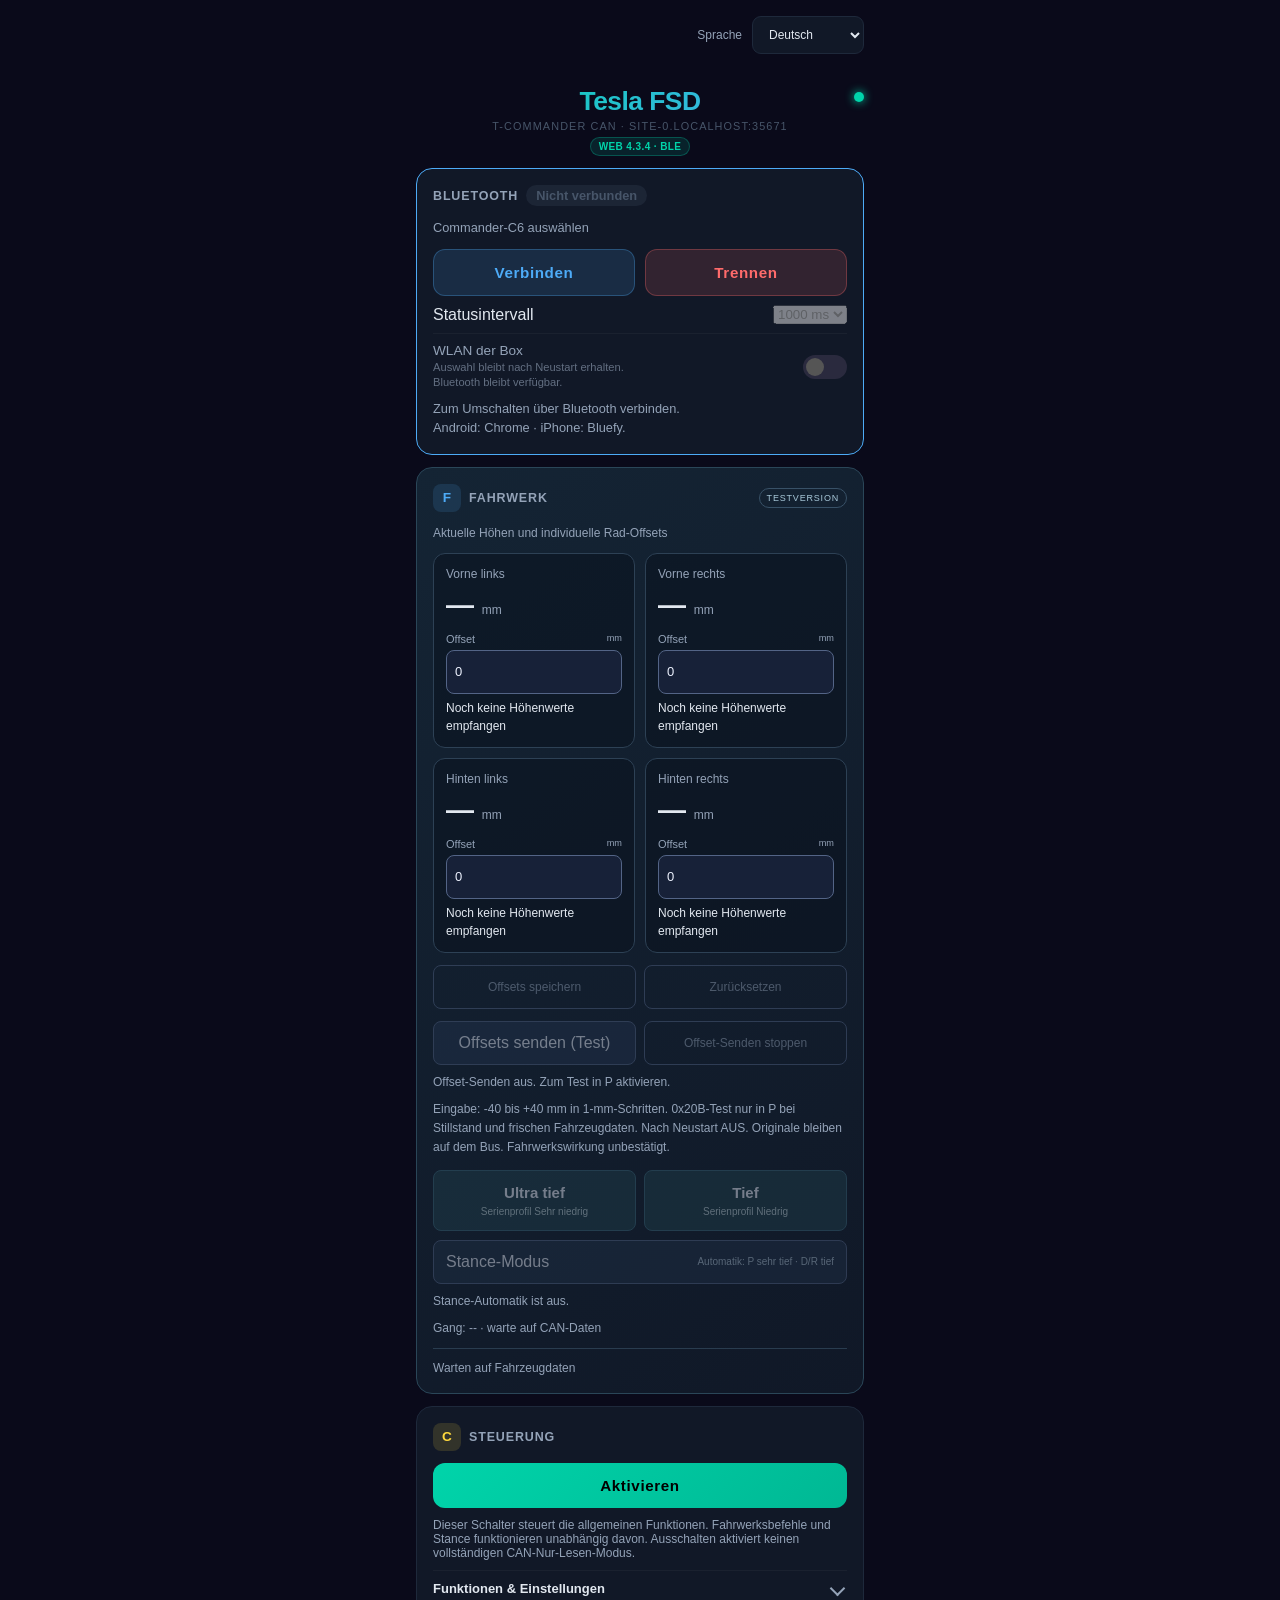
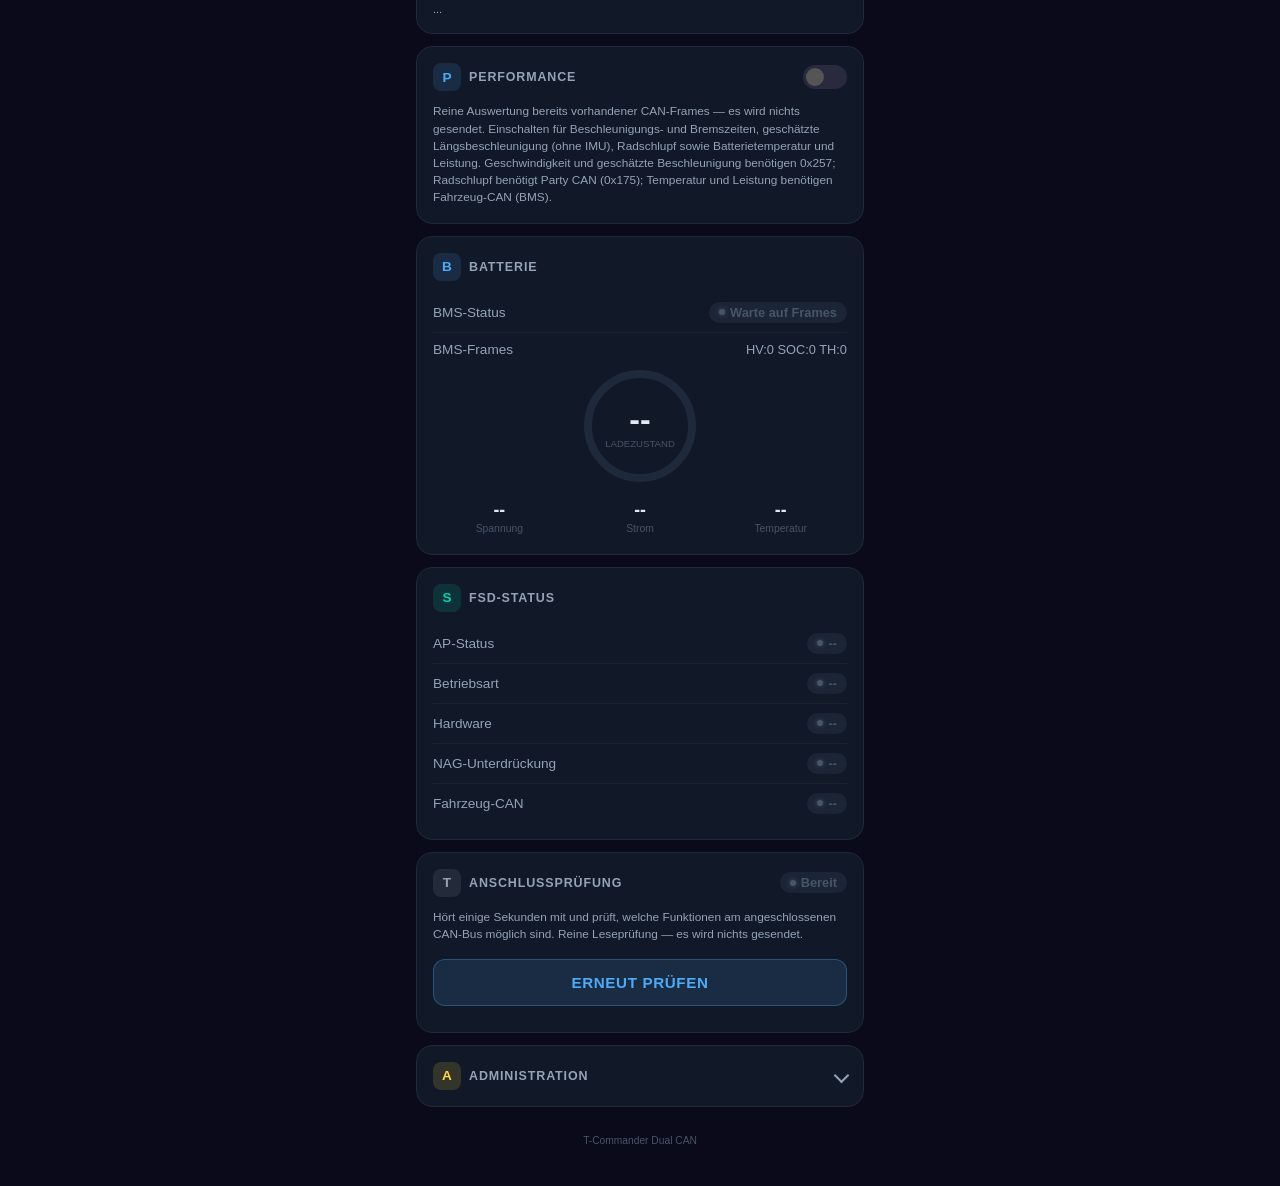
<file: index.html>
<!DOCTYPE html>
<html lang="de">
<head>
<meta charset="UTF-8">
<meta name="viewport" content="width=device-width,initial-scale=1,user-scalable=no">
<meta name="apple-mobile-web-app-capable" content="yes">
<meta name="apple-mobile-web-app-status-bar-style" content="black-translucent">
<meta name="theme-color" content="#0a0a1a">
<link rel="icon" href="data:,">
<title>Tesla FSD</title>
<link rel="stylesheet" href="./styles.css"><link rel="manifest" href="./manifest.webmanifest">
</head>
<body>
<div class="wrap">

<div class="language-bar" aria-label="Language"><label for="languageSelect">Language</label><select id="languageSelect" data-ble-independent><option value="de" lang="de" translate="no">Deutsch</option><option value="en" lang="en" translate="no">English</option></select></div>
<!-- Header -->
<div class="hdr">
  <h1>Tesla FSD</h1>
  <div class="sub">T-Commander CAN &middot; <span id="deviceHost">device.local</span><br>
    <span class="fwtag" id="fwTag">WEB 4.3.4 · BLE</span>
  </div>
  <div class="cdot" id="dot"></div>
</div>
<div id="connErr" class="err">Connection lost &mdash; retrying&hellip;</div>

<div id="restartConfirmPanel" class="confirm-panel">
  <div class="auth-box">
    <h3>Restart device?</h3>
    <div class="auth-msg">The device will reboot immediately and the web connection will drop briefly.</div>
    <div class="auth-actions">
      <button type="button" class="btn-main btn-stop" onclick="cancelRestartConfirm()">No</button>
      <button type="button" class="btn-main btn-yellow" onclick="confirmRestart()">Yes</button>
    </div>
  </div>
</div>

<div class="card ble-card"><div class="card-head"><h2>Bluetooth</h2><span class="pill off" id="connectionBadge">Nicht verbunden</span></div>
<div id="deviceName" class="ble-note">Commander-C6 auswählen</div>
<div class="log-actions"><button id="connectButton" data-ble-independent class="btn-main btn-blue">Verbinden</button><button id="disconnectButton" data-ble-independent class="btn-main btn-stop" disabled>Trennen</button></div>
<div class="row"><label for="intervalSelect">Statusintervall</label><select id="intervalSelect"><option value="500">500 ms</option><option value="1000" selected>1000 ms</option><option value="2000">2000 ms</option></select></div>
<div class="row"><label class="lbl" for="swWifiEnabled">WLAN der Box<br><span class="hint">Auswahl bleibt nach Neustart erhalten. Bluetooth bleibt verfügbar.</span></label><label class="sw"><input type="checkbox" id="swWifiEnabled" disabled><span class="sl2"></span></label></div>
<div id="wifiRadioState" class="ble-note" role="status" aria-live="polite">Zum Umschalten über Bluetooth verbinden.</div>
<div class="ble-note">Android: Chrome · iPhone: Bluefy.</div>
<div id="bleError" class="ble-note ble-error" role="status" aria-live="polite"></div>
<div id="updateNotice" class="ble-note" hidden>Neue Webversion verfügbar. <button id="reloadApp" data-ble-independent>Jetzt laden</button></div></div>
<!-- OTA Warning -->
<div id="otaBanner" class="ota">&#9888;&#xFE0F; OTA UPDATE IN PROGRESS &mdash; CAN TX SUSPENDED</div>

<!-- Autopark Warning (#180) -->
<div id="autoparkBanner" class="ota">&#9888;&#xFE0F; IN-CAR AUTOPARK &mdash; CAN TX PAUSED</div>

<!-- Signal Map watchdog (#100) -->
<div id="sigmapWarn" class="warn14x"><div class="w-row"><div class="w-msg">
  <strong>&#9888;&#xFE0F; Signal Map DAS id not seen on this bus.</strong>
  The configured DAS id isn't arriving, so AP-state can't be read and the nag
  killer is paused. Set <b>DAS id 0</b> for auto, or fix the mapping / tap.
</div></div></div>

<!-- 2026.14.x Firmware Warning -->
<div id="warn14x" class="warn14x">
  <div class="w-row">
    <div class="w-msg">
      <strong>&#9888;&#xFE0F; 2026.14.x firmware enforcement active.</strong>
      Tesla added a preflight check in 2026.14.x that disables autosteer
      the moment any CAN frame touches <code>0x3FD</code>. Symptom on
      the dash: <em>"Autopilot turning off"</em> appears within a second
      of stalk engagement, then AP immediately disengages. Listen-Only
      mode is safe. <strong>AP-First</strong> (delay injection until AP is
      engaged) is on the Flipper build only right now — on the ESP32, engage
      AP from the stalk first, then turn on injection. Dismiss if you're on
      pre-14.x firmware.
    </div>
    <button class="w-dismiss" onclick="cmd('14x_warning',false)">Dismiss</button>
  </div>
</div>

<section class="card suspension-card" id="suspensionCard">
<div class="card-head"><div class="icon ic-b">F</div><h2>Fahrwerk</h2><span class="section-badge">TESTVERSION</span></div>
<p class="section-copy">Aktuelle Höhen und individuelle Rad-Offsets</p><div class="offset-grid">
<label class="wheel-tile"><span class="wheel-name">Vorne links</span><span class="wheel-height" id="currentFL">— <small>mm</small></span><span class="offset-label">Offset <small>mm</small></span><input id="offsetFL" type="number" min="-40" max="40" step="1" value="0" oninput="updateOffsetPreview()" aria-label="Offset Vorne links"><output id="heightFL">Keine frischen Höhenwerte</output></label>
<label class="wheel-tile"><span class="wheel-name">Vorne rechts</span><span class="wheel-height" id="currentFR">— <small>mm</small></span><span class="offset-label">Offset <small>mm</small></span><input id="offsetFR" type="number" min="-40" max="40" step="1" value="0" oninput="updateOffsetPreview()" aria-label="Offset Vorne rechts"><output id="heightFR">Keine frischen Höhenwerte</output></label>
<label class="wheel-tile"><span class="wheel-name">Hinten links</span><span class="wheel-height" id="currentRL">— <small>mm</small></span><span class="offset-label">Offset <small>mm</small></span><input id="offsetRL" type="number" min="-40" max="40" step="1" value="0" oninput="updateOffsetPreview()" aria-label="Offset Hinten links"><output id="heightRL">Keine frischen Höhenwerte</output></label>
<label class="wheel-tile"><span class="wheel-name">Hinten rechts</span><span class="wheel-height" id="currentRR">— <small>mm</small></span><span class="offset-label">Offset <small>mm</small></span><input id="offsetRR" type="number" min="-40" max="40" step="1" value="0" oninput="updateOffsetPreview()" aria-label="Offset Hinten rechts"><output id="heightRR">Keine frischen Höhenwerte</output></label>
</div><div class="preview-actions"><button class="susp-btn quiet" onclick="saveOffsetPreview()">Offsets speichern</button><button class="susp-btn quiet" onclick="resetOffsetPreview()">Zurücksetzen</button></div>
<div class="preview-actions"><button id="offsetSend" class="susp-btn" onclick="sendOffsetTest()">Offsets senden (Test)</button><button id="offsetStop" class="susp-btn quiet" onclick="stopOffsetTest()">Offset-Senden stoppen</button></div>
<p id="offsetTxStatus" class="section-copy">Offset-Senden aus. Zum Test in P aktivieren.</p>
<p id="offsetNotice" class="section-copy">Eingabe: -40 bis +40 mm in 1-mm-Schritten. 0x20B-Test nur in P bei Stillstand und frischen Fahrzeugdaten. Nach Neustart AUS. Originale bleiben auf dem Bus. Fahrwerkswirkung unbestätigt.</p>
<div class="height-actions"><button class="susp-btn" id="suspVeryLow" disabled onclick="requestSuspension(1)"><strong>Ultra tief</strong><small>Serienprofil Sehr niedrig</small></button><button class="susp-btn" id="suspLow" disabled onclick="requestSuspension(2)"><strong>Tief</strong><small>Serienprofil Niedrig</small></button></div>
<button class="susp-btn stance-button" id="suspStance" disabled onclick="toggleStance()"><span>Stance Mode</span><small>Automatik: P sehr tief · D/R tief</small></button><div id="stanceStatus" class="section-copy">Stance-Automatik ist aus.</div><div id="stanceVehicle" class="section-copy">Gang: -- · warte auf CAN-Daten</div><div id="suspStatus" class="susp-feedback" role="status">Warten auf Fahrzeugdaten</div></section>

<!-- Controls -->
<div class="card controls-section" id="controlsCard">
  <div class="card-head"><div class="icon ic-c">C</div><h2>Steuerung</h2></div>
  <button id="btnMode" class="btn-main btn-act" onclick="toggleMode()">Aktivieren</button>
  <p style="font-size:.75em;color:var(--text2)">Dieser Schalter steuert die allgemeinen Funktionen. Fahrwerksbefehle und Stance funktionieren unabhaengig davon. Deaktiviert ist kein vollstaendiger CAN-Listen-Only-Modus.</p>
<details class="controls-fold">
  <summary><span class="controls-title">Funktionen &amp; Einstellungen</span><span id="controlsSummary" class="control-summary">...</span></summary>
  <div class="controls-body">
  <h3 class="control-group-title">Gerät &amp; Betriebsart</h3>
  <div class="row">
    <span class="lbl">Hardware<br><span class="hint">Auto-detect needs 0x398 &mdash; many Model 3/Y never send it. Pick your car if detection is wrong.</span></span>
    <select id="selHwOverride" onchange="cmd('hw_override',parseInt(this.value,10))">
      <option value="0">Auto-detect</option>
      <option value="3">Force HW4</option>
      <option value="2">Force HW3</option>
      <option value="1">Force Legacy</option>
    </select>
  </div>
  <div class="row">
    <span class="lbl">Ignore OTA</span>
    <label class="sw"><input type="checkbox" id="swIgnoreOta" onchange="cmd('ignore_ota',this.checked)"><span class="sl2"></span></label>
  </div>
  <div class="row">
    <span class="lbl">FSD Unlock</span>
    <label class="sw"><input type="checkbox" id="swFsdUnlock" onchange="cmd('fsd_unlock',this.checked)"><span class="sl2"></span></label>
  </div>
  <h3 class="control-group-title">Fahrassistenz</h3>
  <div class="row">
    <span class="lbl">NAG Killer</span>
    <label class="sw"><input type="checkbox" id="swNag" onchange="cmd('nag',this.checked)"><span class="sl2"></span></label>
  </div>
  <div class="row">
    <span class="lbl">Nag EPAS-faithful (14.x, exp.)</span>
    <label class="sw"><input type="checkbox" id="swNagF" onchange="cmd('nag_faithful',this.checked)"><span class="sl2"></span></label>
  </div>
  <div class="row">
    <span class="lbl">Nag Burst (14.x, exp.)</span>
    <label class="sw"><input type="checkbox" id="swNagB" onchange="cmd('nag_burst',this.checked)"><span class="sl2"></span></label>
  </div>
  <div class="row">
    <span class="lbl">HW3 Speed Override (legacy)<br><small style="color:var(--muted)">Writes the follow-distance profile and Autopilot offset into the FSD speed fields. Off = the car's own FSD offset and profile are left alone.</small></span>
    <label class="sw"><input type="checkbox" id="swHw3Spd" onchange="cmd('hw3_speed_override',this.checked)"><span class="sl2"></span></label>
  </div>
  <div class="row">
    <span class="lbl">Continuous AP</span>
    <label class="sw"><input type="checkbox" id="swContinuousAp" onchange="cmd('continuous_ap',this.checked)"><span class="sl2"></span></label>
  </div>
  <div class="row">
    <span class="lbl">AP-First (14.x)</span>
    <label class="sw"><input type="checkbox" id="swApFirst" onchange="cmd('ap_first',this.checked)"><span class="sl2"></span></label>
  </div>
  <div class="row">
    <span class="lbl">Instant Engage (exp.)</span>
    <label class="sw"><input type="checkbox" id="swApFe" onchange="cmd('ap_first_edge',this.checked)"><span class="sl2"></span></label>
  </div>
  <div class="row">
    <span class="lbl">Minimal Inject (exp.)</span>
    <label class="sw"><input type="checkbox" id="swApMi" onchange="cmd('ap_first_minimal',this.checked)"><span class="sl2"></span></label>
  </div>
  <div class="row">
    <span class="lbl">Soft Engage (14.x, exp.)</span>
    <label class="sw"><input type="checkbox" id="swSoft" onchange="cmd('soft_engage',this.checked)"><span class="sl2"></span></label>
  </div>
  <div class="row">
    <span class="lbl">Abort Guard (14.x, exp.)</span>
    <label class="sw"><input type="checkbox" id="swAbrt" onchange="cmd('abort_guard',this.checked)"><span class="sl2"></span></label>
  </div>
  <h3 class="control-group-title">Komfort &amp; Laden</h3>
  <div class="row">
    <span class="lbl">BMS Display</span>
    <label class="sw"><input type="checkbox" id="swBms" onchange="cmd('bms',this.checked)"><span class="sl2"></span></label>
  </div>
  <div class="row">
    <span class="lbl">Force FSD</span>
    <label class="sw"><input type="checkbox" id="swFsd" onchange="cmd('force_fsd',this.checked)"><span class="sl2"></span></label>
  </div>
  <div class="row" id="rowChime">
    <span class="lbl">Suppress Chime</span>
    <label class="sw"><input type="checkbox" id="swChime" onchange="cmd('suppress_speed_chime',this.checked)"><span class="sl2"></span></label>
  </div>
  <div class="row">
    <span class="lbl">Precondition<br><small style="color:var(--muted)">battery preheat trigger (0x082)</small></span>
    <label class="sw"><input type="checkbox" id="swPrecond" onchange="cmd('precondition',this.checked)"><span class="sl2"></span></label>
  </div>
  <div class="row">
    <span class="lbl">EU Region (lights)</span>
    <label class="sw"><input type="checkbox" id="swEuReg" onchange="cmd('gtw_eu_region',this.checked)"><span class="sl2"></span></label>
  </div>
  <div class="row">
    <span class="lbl">EU CP Type (continuous)</span>
    <label class="sw"><input type="checkbox" id="swCpTypeEU" onchange="cmd('cp_type_eu_test',this.checked)"><span class="sl2"></span></label>
  </div>
  <div class="row">
    <label class="lbl" for="selCpTypeBus">CP Type CAN channel<br><small style="color:var(--muted)">Kanal: <span id="cpBusDetected">wartet auf Frames</span></small></label>
    <select id="selCpTypeBus" onchange="cmd('cp_type_bus',Number(this.value))">
      <option value="2" selected>Auto</option>
      <option value="1">can1</option>
      <option value="0">can0</option>
    </select>
  </div>
  <div class="row">
    <span class="lbl">Summon EU Unlock</span>
    <label class="sw"><input type="checkbox" id="swSummon" onchange="cmd('summon_unlock',this.checked)"><span class="sl2"></span></label>
  </div>
  <div class="row">
    <span class="lbl">Continue on Green<br><small style="color:var(--muted)">pairs with TLSSC</small></span>
    <label class="sw"><input type="checkbox" id="swCog" onchange="cmd('continue_on_green',this.checked)"><span class="sl2"></span></label>
  </div>
  <div class="row">
    <span class="lbl">TLSSC bit38</span>
    <label class="sw"><input type="checkbox" id="swTlssc38" onchange="cmd('assist_tlssc_bit38',this.checked)"><span class="sl2"></span></label>
  </div>
  <div class="row">
    <span class="lbl">Right-Hand Drive (RHD)<br><small style="color:var(--red)">RHD markets only — do NOT enable while driving on the right.</small></span>
    <label class="sw"><input type="checkbox" id="swRhd" onchange="cmd('assist_rhd_override',this.checked)"><span class="sl2"></span></label>
  </div>
  <div class="row">
    <span class="lbl">Telemetry Off (experimental)<br><small style="color:var(--muted)">Experimental &amp; unverified — clears reachable telemetry flags only (not the Vehicle-bus ECU log-upload). Does NOT guarantee reduced detection.</small></span>
    <label class="sw"><input type="checkbox" id="swTelOff" onchange="cmd('assist_telemetry_off',this.checked)"><span class="sl2"></span></label>
  </div>
  <div class="row">
    <span class="lbl">AP Branch/Tier (experimental)<br><small style="color:var(--muted)">Experimental &amp; non-persistent — injects a UI branch/tier hint only, reverts when injection stops; unverified and may be a ban signal. Off by default.</small></span>
    <select id="selApmv3" onchange="cmd('apmv3_branch',parseInt(this.value,10))">
      <option value="255">Off</option>
      <option value="0">Live</option>
      <option value="1">Stage</option>
      <option value="2">Dev</option>
      <option value="3">Stage2</option>
      <option value="4">EAP</option>
      <option value="5">Demo</option>
    </select>
  </div>
  <h3 class="control-group-title">Fahrdynamik</h3>
  <div class="row" style="display:block">
    <div style="display:flex;align-items:center;justify-content:space-between">
      <span class="lbl">Acceleration Mode (experimental)<br><small style="color:var(--muted)">Rewrites the pedal map on 0x334. The touchscreen keeps showing your own setting; a new mode only switches at standstill.</small></span>
      <select id="selAccel" onchange="cmd('accel_mode',parseInt(this.value,10))">
        <option value="0">Off</option>
        <option value="1">Chill</option>
        <option value="2">Sport</option>
        <option value="3">Performance</option>
      </select>
    </div>
    <div id="accelSt" style="font-size:12px;color:var(--muted);margin-top:4px">--</div>
  </div>
  <div class="row" style="display:block">
    <div style="display:flex;align-items:center;justify-content:space-between">
      <span class="lbl">Track Mode (experimental)<br><small style="color:var(--muted)">Experimental &mdash; Vehicle-bus; not car-validated. Defaults to rear-biased (rotation 100) + 30% stability &mdash; fun with a safety margin. Raise stability for stock feel.</small></span>
      <label class="sw"><input type="checkbox" id="swTrkMode" onchange="cmd('track_mode_inject',this.checked)"><span class="sl2"></span></label>
    </div>
    <div style="margin-top:8px">
      <label style="display:flex;justify-content:space-between;font-size:12px;color:var(--muted)"><span>Handling Balance <small>(stable &rarr; rotation)</small></span><span id="trkRotV">100</span></label>
      <input type="range" id="trkRot" min="0" max="100" style="width:100%" oninput="document.getElementById('trkRotV').textContent=this.value" onchange="cmd('track_rotation_pct',parseInt(this.value,10))">
    </div>
    <div style="margin-top:6px">
      <label style="display:flex;justify-content:space-between;font-size:12px;color:var(--muted)"><span>Stability Assist</span><span id="trkStabV">30</span></label>
      <input type="range" id="trkStab" min="0" max="100" style="width:100%" oninput="document.getElementById('trkStabV').textContent=this.value" onchange="cmd('track_stability_pct',parseInt(this.value,10))">
    </div>
    <div class="row" style="padding:6px 0 0">
      <span class="lbl">Post-drive Cooling</span>
      <label class="sw"><input type="checkbox" id="swTrkPC" onchange="cmd('track_post_cooling',this.checked)"><span class="sl2"></span></label>
    </div>
    <div class="row" style="padding:0">
      <span class="lbl">Compressor Overclock<br><small style="color:var(--muted)">max cooling</small></span>
      <label class="sw"><input type="checkbox" id="swTrkCO" onchange="cmd('track_cmp_overclock',this.checked)"><span class="sl2"></span></label>
    </div>
    <div class="row">
      <span class="lbl">Spicy Tune – Leistungsdiagnose<br><small style="color:var(--muted)">Model S Plaid: Leistungs- und Drehmomentdaten aufzeichnen. Leistungssteigerung ist in dieser Diagnoseversion gesperrt.</small></span>
      <select id="selPwrBst" disabled><option value="0">Diagnose / kein Boost</option></select>
    </div>
  </div>
  <h3 class="control-group-title">Erweitert &amp; Diagnose</h3>
  <div class="row" style="display:block">
    <div id="pmSuggest" style="display:none;margin:0 0 8px;padding:8px 10px;border:1px solid var(--accent);border-radius:6px;background:var(--card2)">
      <div style="font-size:12px;color:var(--text)">Looks like variant <b id="pmName">?</b> &mdash; the standard parser can't read AP-state on this bus.</div>
      <button type="button" id="pmApply" onclick="pmApply()" style="margin-top:6px;background:var(--accent);color:#000;border:0;padding:6px 12px;border-radius:4px;cursor:pointer">Apply this profile</button>
    </div>
    <details>
      <summary class="lbl" style="cursor:pointer">Signal Map (advanced, 14.x)</summary>
      <div style="font-size:11px;color:var(--muted);margin:6px 0 8px">Override where the nag killer reads AP-state / hands-on / steering. Leave DAS id <b>0</b> for auto-detect. byte 0-7, shift 0-7, mask hex.</div>
      <div style="display:grid;grid-template-columns:auto auto;gap:6px 10px;align-items:center;font-size:12px">
        <span>DAS id (0x..)</span><input id="cgDid" placeholder="0">
        <span>AP-state byte/sh/mask</span><span><input id="cgApB" class="cgn"><input id="cgApS" class="cgn"><input id="cgApM" class="cgn" placeholder="0xF"></span>
        <span>Hands-on byte/sh/mask</span><span><input id="cgHoB" class="cgn"><input id="cgHoS" class="cgn"><input id="cgHoM" class="cgn" placeholder="0xF"></span>
        <span>Steer id (0x..)</span><input id="cgSid" placeholder="0">
        <span>Steer hi/lo byte</span><span><input id="cgSHi" class="cgn"><input id="cgSLo" class="cgn"></span>
      </div>
      <button onclick="saveSigCfg()" style="margin-top:8px;background:var(--accent);color:#000;border:0;padding:6px 12px;border-radius:4px;cursor:pointer">Save mapping</button>
    </details>
  </div>

  <div class="row">
    <span class="lbl">CAN Dump</span>
    <label class="sw"><input type="checkbox" id="swDump" onchange="cmd('dump',this.checked)"><span class="sl2"></span></label>
  </div>

  </div>
</details>
</div>

<!-- Performance (read-only, opt-in) -->
<div class="card" id="performanceCard">
  <div class="card-head"><div class="icon ic-b">P</div><h2>Performance</h2>
    <label class="sw" style="margin-left:auto"><input type="checkbox" id="swPerf" onchange="perfToggle(this.checked)"><span class="sl2"></span></label>
  </div>
  <div id="perfOff" class="log-info" style="margin-bottom:0">
    Read-only read-out derived from frames already on the bus &mdash; it transmits
    nothing. Enable to show acceleration / braking timers, an estimated G (no IMU),
    wheel slip and pack temperature / power. Speed &amp; est. G need any tap
    carrying 0x257; wheel slip needs Party CAN (0x175); temp &amp; power need a
    Vehicle-CAN tap (BMS).
  </div>
  <div id="perfBody" style="display:none">
    <div class="row"><span class="lbl">Vehicle speed</span><span id="pfSpeed" style="color:var(--text2)">--</span></div>
    <div class="sg">
      <div class="sb"><div class="sv" id="pf050">--</div><div class="sl">0-50 km/h</div><div class="sl" id="pf050b">best --</div></div>
      <div class="sb"><div class="sv" id="pf060mph">--</div><div class="sl">0-60 mph</div><div class="sl" id="pf060mphb">best --</div></div>
      <div class="sb"><div class="sv" id="pf0100">--</div><div class="sl">0-100 km/h</div><div class="sl" id="pf0100b">best --</div></div>
      <div class="sb"><div class="sv" id="pf1000">--</div><div class="sl">100-0 km/h brake</div><div class="sl" id="pf1000b">best --</div></div>
    </div>
    <div class="sg">
      <div class="sb"><div class="sv" id="pfG">--</div><div class="sl">Est. long. G</div><div class="sl" id="pfGpk">peak --</div></div>
      <div class="sb"><div class="sv" id="pfSlip">--</div><div class="sl">Wheel slip</div></div>
      <div class="sb"><div class="sv" id="pfPow">--</div><div class="sl">Power</div></div>
      <div class="sb"><div class="sv" id="pfTemp">--</div><div class="sl">Pack temp</div></div>
    </div>
    <div class="row"><span class="lbl">Battery advisory</span><span id="pfAdv" style="font-size:.8em;color:var(--text2)">--</span></div>
    <div class="log-info" style="margin-top:8px;font-size:.76em">
      G is estimated from dv/dt of vehicle speed (no IMU). Timers auto-arm leaving a
      standstill, lock at the target, and reset at the next standstill; best time is
      kept per session. Temp / power need a Vehicle-CAN tap; wheel slip needs 0x175.
    </div>
  </div>
</div>

<!-- Battery -->
<div class="card" id="batteryCard">
  <div class="card-head"><div class="icon ic-b">B</div><h2>Battery</h2></div>
  <div class="row">
    <span class="lbl">BMS Status</span>
    <span class="pill off" id="bmsSt"><span class="pd"></span>Waiting Frames</span>
  </div>
  <div class="row">
    <span class="lbl">BMS Frames</span>
    <span id="bmsFrames" style="font-size:.8em;color:var(--text2)">HV:0 SOC:0 TH:0</span>
  </div>
  <div class="hero">
    <div class="soc-ring">
      <svg viewBox="0 0 120 120" width="120" height="120">
        <circle class="trk" cx="60" cy="60" r="52"/>
        <circle class="bar" id="socBar" cx="60" cy="60" r="52"
          stroke-dasharray="326.73" stroke-dashoffset="326.73"/>
      </svg>
      <div class="soc-val">
        <span class="soc-num" id="bSoc">--</span>
        <span class="soc-lbl">SOC</span>
      </div>
    </div>
    <div class="hg">
      <div><div class="hv" id="bVolt">--</div><div class="hl">Voltage</div></div>
      <div><div class="hv" id="bCurr">--</div><div class="hl">Current</div></div>
      <div><div class="hv" id="bTemp">--</div><div class="hl">Temp</div></div>
    </div>
  </div>
</div>

<!-- FSD Status -->
<div class="card" id="fsdStatusCard">
  <div class="card-head"><div class="icon ic-s">S</div><h2>FSD Status</h2></div>
  <div class="row">
    <span class="lbl">AP Status</span>
    <span class="pill off" id="fsdSt"><span class="pd"></span>--</span>
  </div>
  <div class="row">
    <span class="lbl">Mode</span>
    <span class="pill off" id="opMode"><span class="pd"></span>--</span>
  </div>
  <div class="row">
    <span class="lbl">Hardware</span>
    <span class="pill off" id="hwVer"><span class="pd"></span>--</span>
  </div>
  <div class="row" id="rowHw3Spd" style="display:none">
    <span class="lbl">HW3 Speed<span class="hint">car &rarr; sent</span></span>
    <span id="hw3Spd" style="font-size:.8em;color:var(--text2)">--</span>
  </div>
  <div class="row">
    <span class="lbl">NAG Killer</span>
    <span class="pill off" id="nagSt"><span class="pd"></span>--</span>
  </div>
  <div class="row">
    <span class="lbl">CAN Vehicle</span>
    <span class="pill off" id="canVeh"><span class="pd"></span>--</span>
  </div>
</div>

<!-- Tap capability checker (#125) -->
<div class="card" id="tapCheckCard">
  <div class="card-head"><div class="icon ic-d">T</div><h2>Tap Check</h2>
    <span id="capSt" class="pill off" style="margin-left:auto"><span class="pd"></span>Idle</span></div>
  <div class="log-info" style="margin-bottom:8px">
    Listens a few seconds and reports whether each feature can work on the bus this
    device is tapped into. Pure read-only &mdash; nothing is transmitted.
  </div>
  <div id="capBody"></div>
  <button id="capBtn" type="button" class="btn-main btn-blue" onclick="cmd('capability_recheck',true)" style="margin-top:8px">RE-CHECK</button>
</div>

<!-- Administration -->
<details class="config-section" id="adminSection">
  <summary><div class="icon ic-c">A</div><div class="card-head" style="margin:0"><h2>Administration</h2></div></summary>
  <div class="config-body">

<!-- CAN Stats -->
<div class="card" id="canBusCard">
  <div class="card-head"><div class="icon ic-d">C</div><h2>CAN Bus</h2></div>
  <div class="sg">
    <div class="sb"><div class="sv" id="rxCnt">0</div><div class="sl">RX Frames</div></div>
    <div class="sb"><div class="sv" id="txCnt">0</div><div class="sl">TX Frames</div></div>
    <div class="sb"><div class="sv" id="crcErr">0</div><div class="sl">CAN Errors</div><div class="sl" id="crcSplit">RX&nbsp;missed&nbsp;0 &middot; bus&nbsp;0 &middot; TX&nbsp;fail&nbsp;0</div><div class="sl" id="rxService">RX service starting</div><button class="btn-quiet" onclick="if(ws&amp;&amp;ws.readyState===1)ws.send(JSON.stringify({cmd:'can_counter_reset',value:1}))">Zähleranzeige zurücksetzen</button><div class="sl" id="perBusCounts"></div><div class="sl" id="canTiming"></div></div>
    <div class="sb"><div class="sv" id="fps">0.0</div><div class="sl">Frames/s</div></div>
  </div>
</div>

<!-- Black-box incident recorder (#124) -->
<div class="card">
  <div class="card-head"><div class="icon ic-d">R</div><h2>Black-box</h2>
    <span id="bbBadge" class="pill on" style="display:none;margin-left:auto">NEW</span></div>
  <div id="bbNote" class="log-info" style="margin-bottom:10px;display:none">
    Records the key diagnostic CAN IDs around anomalies (aborts, bus-off, manual
    marks) to the device only &mdash; never uploaded. Use the toggle below to enable or disable.
    <button type="button" onclick="bbDismiss()" style="margin-left:6px;background:var(--card2);border:1px solid var(--border);color:var(--text);padding:2px 8px;border-radius:4px;cursor:pointer">Got it</button>
  </div>
  <div class="row">
    <span class="lbl">Auto-record</span>
    <label class="sw"><input type="checkbox" id="swBlackbox" onchange="cmd('blackbox_enable',this.checked)"><span class="sl2"></span></label>
  </div>
  <div class="row">
    <span class="lbl">Status</span>
    <span class="pill off" id="bbSt"><span class="pd"></span>Idle</span>
  </div>
  <div class="row">
    <span class="lbl">Storage</span>
    <span id="bbStore" style="font-size:.78em;color:var(--text2)">--</span>
  </div>
  <div id="bbVolatileWarn" class="log-info" style="display:none;margin:8px 0;color:var(--yellow)">
    &#9888;&#xFE0F; Volatile storage &mdash; download events before power-off; they are lost on reboot.
  </div>
  <button id="bbMark" type="button" class="btn-main btn-blue" onclick="cmd('blackbox_mark',true)" style="margin:8px 0">&#9873; MARK NOW</button>
  <div id="bbList" style="margin-top:4px"></div>
  <button id="bbDelAll" type="button" class="btn-main btn-stop" onclick="bbDeleteAll()" style="margin-top:10px;display:none">DELETE ALL EVENTS</button>
</div>

<!-- HTTP CAN Log -->
<div class="card">
  <div class="card-head"><div class="icon ic-d">L</div><h2>BLE CAN Log</h2></div>
  <div class="row">
    <span class="lbl">Stream</span>
    <span class="pill off" id="httpLogSt"><span class="pd"></span>Idle</span>
  </div>
  <div class="row">
    <span class="lbl">Buffered</span>
    <span id="httpLogBuf" style="font-size:.8em;color:var(--text2)">0 frames</span>
  </div>
  <div class="row">
    <span class="lbl">Dropped</span>
    <span id="httpLogDrop" style="font-size:.8em;color:var(--text2)">0 frames</span>
  </div>
  <div id="httpLogInfo" class="log-info">Alle CAN-IDs auf beiden Bussen.</div>
  <a id="httpLogDownload" class="log-info" style="color:var(--accent)" hidden></a>
  <div class="log-actions">
    <button id="btnHttpLog" type="button" class="btn-main btn-blue" onclick="toggleHttpLog()">Start Logging</button>
  </div>
</div>

<!-- WiFi Config -->
<div class="card">
  <div class="card-head"><div class="icon ic-c">W</div><h2>WiFi Configuration</h2></div>
  <div class="log-info" style="margin-bottom:10px">
    The device starts its own access point by default. Optionally set a network below; when a network name is set, the device tries to connect to it on boot and starts its own access point if it cannot connect.
  </div>
  <div class="row">
    <span class="lbl">Access Point</span>
    <span style="font-size:.72em;color:var(--text3)">default</span>
  </div>
  <div class="row">
    <span class="lbl">SSID</span>
    <input type="text" id="wifiSsid" maxlength="32" style="width:140px;background:var(--card2);border:1px solid var(--border);color:var(--text);padding:4px;border-radius:4px;text-align:right">
  </div>
  <div class="row">
    <span class="lbl">Password</span>
    <input type="password" id="wifiPass" maxlength="64" style="width:140px;background:var(--card2);border:1px solid var(--border);color:var(--text);padding:4px;border-radius:4px;text-align:right">
  </div>
  <div class="row">
    <span class="lbl">Stealth Mode (Hidden)</span>
    <label class="sw"><input type="checkbox" id="swWifiHid"><span class="sl2"></span></label>
  </div>
  <div class="row">
    <span class="lbl">Connect to WiFi</span>
    <span style="font-size:.72em;color:var(--text3)">optional</span>
  </div>
  <div class="row">
    <span class="lbl">Network Name</span>
    <input type="text" id="wifiStaSsid" maxlength="32" style="width:140px;background:var(--card2);border:1px solid var(--border);color:var(--text);padding:4px;border-radius:4px;text-align:right">
  </div>
  <div class="row">
    <span class="lbl">Network Password</span>
    <input type="password" id="wifiStaPass" maxlength="64" style="width:140px;background:var(--card2);border:1px solid var(--border);color:var(--text);padding:4px;border-radius:4px;text-align:right">
  </div>
  <button class="btn-main btn-stop" onclick="saveWifi()" style="margin-top:12px">SAVE & RESTART WIFI</button>
</div>

<!-- OTA Update -->
<div class="card">
  <div class="card-head"><div class="icon ic-c">U</div><h2>OTA Firmware Update</h2></div>
  <div style="font-size:.75em;color:var(--text3);margin-bottom:12px;line-height:1.5">
    Upload a .bin firmware file. Device will reboot after a successful update.
  </div>
  <form id="otaForm" enctype="multipart/form-data" style="margin:0">
    <input type="file" id="otaFile" class="ota-file" accept=".bin" onchange="uploadFirmware()">
    <button type="button" class="btn-main btn-blue" id="otaSelectBtn" onclick="selectFirmware(this)">
      SELECT FIRMWARE (.bin)
    </button>
  </form><button type="button" id="cancelUpload" class="btn-main btn-stop" disabled>Update abbrechen</button>
  <div id="otaProgress" class="ota-progress">
    <div class="ota-track"><div id="otaBar" class="ota-bar"></div></div>
    <div id="otaStatus" class="ota-status">Preparing...</div>
    <div id="otaBytes" class="ota-bytes"></div>
  </div>
  <div id="otaRollbackInfo" class="ota-info">
    <b style="color:var(--blue)">Partition Safety</b><br>
    OTA writes to the next app partition when available. The new image is kept only after 15 s of runtime; a crash or power cut before that restores the previous firmware. Keep USB reflashing available as a recovery path.
  </div>
</div>

<!-- SD Card -->
<div class="card">
  <div class="card-head"><div class="icon ic-d">S</div><h2>SD Card</h2></div>
  <div class="row">
    <span class="lbl">Dump Status</span>
    <span class="pill off" id="dumpSt"><span class="pd"></span>Idle</span>
  </div>
  <button id="btnFmt" title="Der C6 besitzt keine SD-Karte" class="btn-main btn-stop" onclick="sdFormat()" style="margin-top:8px">FORMAT SD CARD</button>
  <div id="fmtOut" style="font-size:.75em;color:var(--text2);margin-top:8px;display:none"></div>
</div>

<!-- Device Info -->
<div class="card">
  <div class="card-head"><div class="icon ic-d">D</div><h2>Device</h2></div>
  <div class="row">
    <span class="lbl">Firmware</span>
    <span id="fwBuild" style="font-size:.8em;color:var(--text2)">--</span>
  </div>
  <div class="row">
    <span class="lbl">Uptime</span>
    <span id="uptime" style="font-variant-numeric:tabular-nums">--</span>
  </div>
  <div class="row">
    <span class="lbl">WiFi Clients</span>
    <span id="wifiCl">--</span>
  </div>
  <div class="row">
    <span class="lbl">OTA Partition</span>
    <span id="otaPartInfo" style="font-size:.78em;color:var(--text2)">--</span>
  </div>
  <button class="btn-main btn-yellow" onclick="restartDevice(this)" style="margin-top:12px">RESTART DEVICE</button>
</div>

  </div>
</details>

<div class="foot">T-Commander Dual CAN</div>
</div><!-- /wrap -->

<script src="./translations.js"></script><script src="./i18n.js"></script><script src="./dashboard.js"></script><script type="module" src="./app.js"></script>
</body>
</html>
</file>
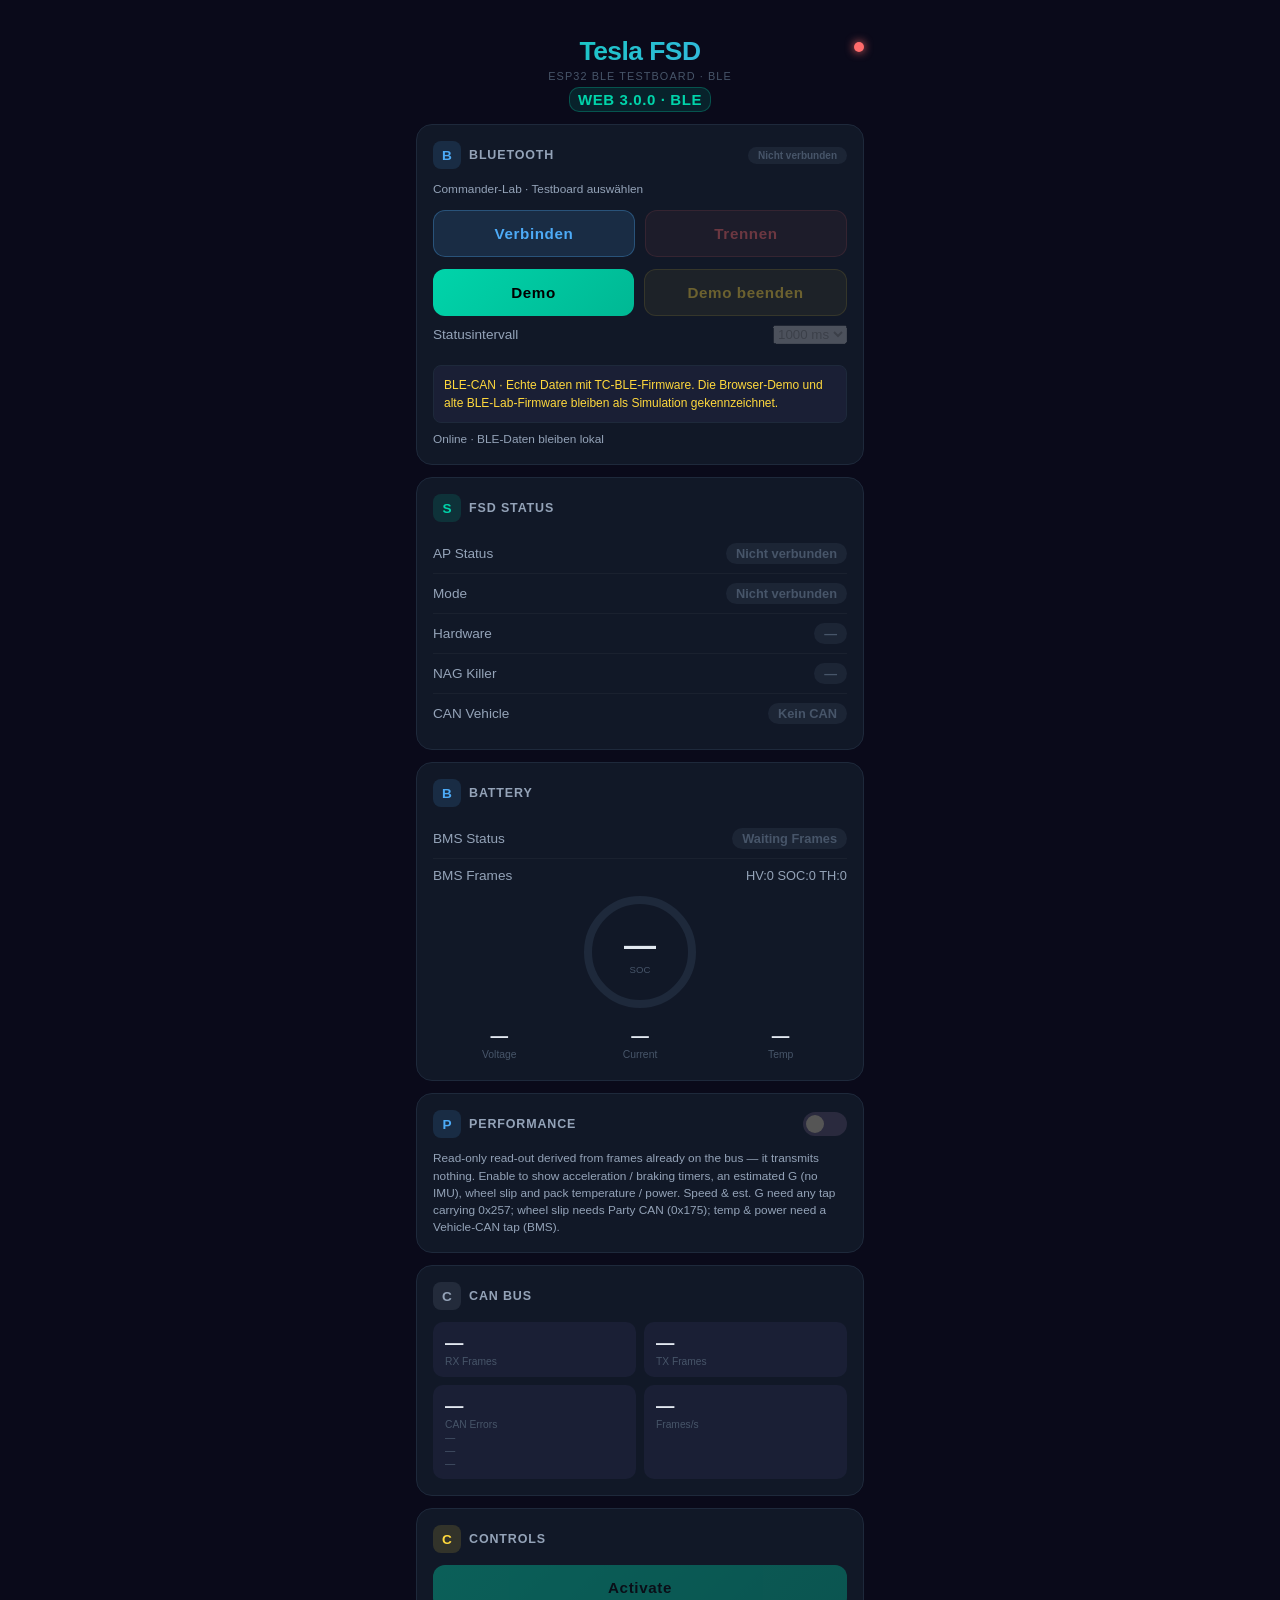
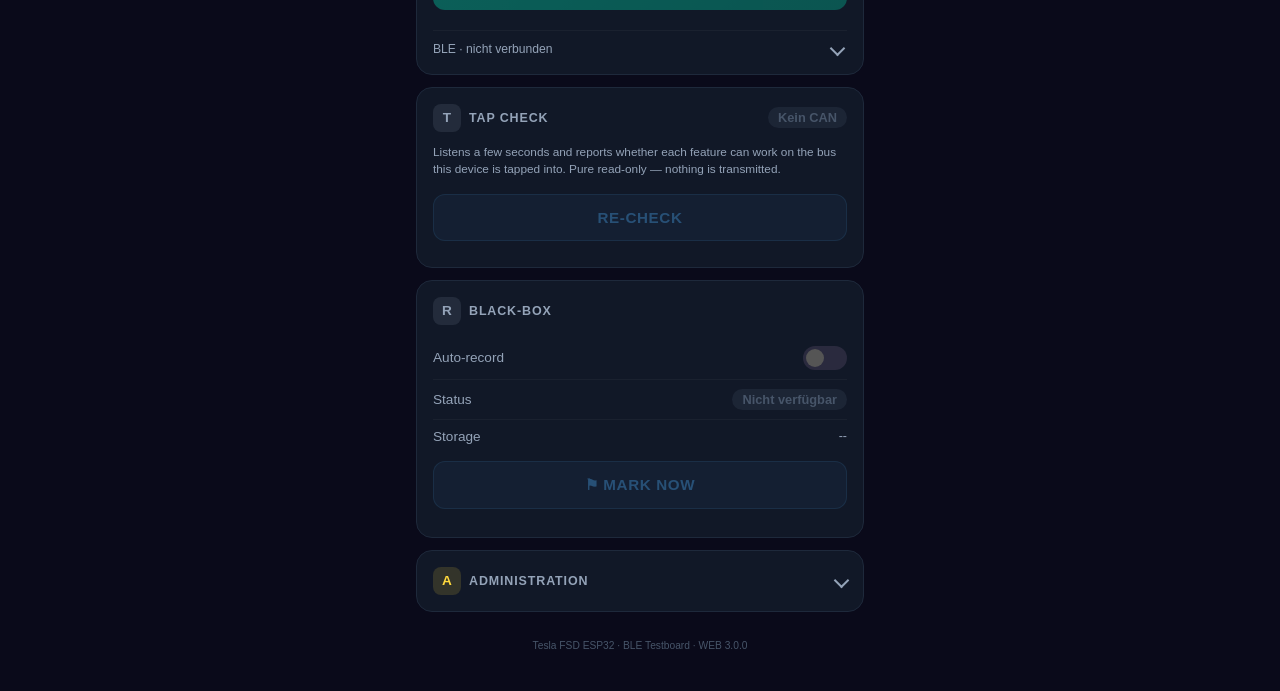
<file: legacy/index.html>
<!DOCTYPE html>
<html lang="en">
<head>
<meta charset="UTF-8">
<meta name="viewport" content="width=device-width,initial-scale=1,user-scalable=no">
<meta name="apple-mobile-web-app-capable" content="yes">
<meta name="apple-mobile-web-app-status-bar-style" content="black-translucent">
<meta name="theme-color" content="#0a0a1a">
<link rel="icon" href="data:,">
<title>Tesla FSD</title>
<link rel="stylesheet" href="./styles.css"><link rel="manifest" href="./manifest.webmanifest">
</head>
<body>
<div class="wrap">

<!-- Header -->
<div class="hdr">
  <h1>Tesla FSD</h1>
  <div class="sub">ESP32 BLE Testboard &middot; <span id="deviceHost">device.local</span><br>
    <span class="fwtag" id="fwTag">WEB 3.0.0 · BLE</span>
  </div>
  <div class="cdot off" id="dot"></div>
</div>
<div id="connErr" class="err">Nicht verbunden. Über „Verbinden“ ein Testboard auswählen.</div>

<div id="restartConfirmPanel" class="confirm-panel">
  <div class="auth-box">
    <h3>Restart device?</h3>
    <div class="auth-msg">The device will reboot immediately and the web connection will drop briefly.</div>
    <div class="auth-actions">
      <button type="button" class="btn-main btn-stop" data-ble-action="bleAction0">No</button>
      <button type="button" class="btn-main btn-yellow" data-ble-action="bleAction1">Yes</button>
    </div>
  </div>
</div>

<div class="card ble-card">
  <div class="card-head"><div class="icon ic-b">B</div><h2>Bluetooth</h2><span class="pill off" id="connectionBadge">Nicht verbunden</span></div>
  <div class="log-info" id="deviceName">Commander-Lab · Testboard auswählen</div>
  <div class="log-actions"><button class="btn-main btn-blue" id="connectButton">Verbinden</button><button class="btn-main btn-stop" id="disconnectButton">Trennen</button></div>
  <div class="log-actions"><button class="btn-main btn-act" id="demoButton">Demo</button><button class="btn-main btn-yellow" id="stopDemo">Demo beenden</button></div>
  <div class="row"><span class="lbl">Statusintervall</span><select id="intervalSelect"><option value="500">500 ms</option><option value="1000" selected>1000 ms</option><option value="2000">2000 ms</option></select></div>
  <div class="lab-note">BLE-CAN · Echte Daten mit TC-BLE-Firmware. Die Browser-Demo und alte BLE-Lab-Firmware bleiben als Simulation gekennzeichnet.</div>
  <div id="updateNotice" class="lab-note" hidden>Neue Webversion verfügbar. <button class="test-btn" id="reloadApp">Jetzt laden</button></div>
  <div id="networkStatus" class="log-info"></div>
</div>
<!-- OTA Warning -->
<div id="otaBanner" class="ota">&#9888;&#xFE0F; OTA UPDATE IN PROGRESS &mdash; CAN TX SUSPENDED</div>

<!-- Autopark Warning (#180) -->
<div id="autoparkBanner" class="ota">&#9888;&#xFE0F; IN-CAR AUTOPARK &mdash; CAN TX PAUSED</div>

<!-- Signal Map watchdog (#100) -->
<div id="sigmapWarn" class="warn14x"><div class="w-row"><div class="w-msg">
  <strong>&#9888;&#xFE0F; Signal Map DAS id not seen on this bus.</strong>
  The configured DAS id isn't arriving, so AP-state can't be read and the nag
  killer is paused. Set <b>DAS id 0</b> for auto, or fix the mapping / tap.
</div></div></div>

<!-- 2026.14.x Firmware Warning -->
<div id="warn14x" class="warn14x">
  <div class="w-row">
    <div class="w-msg">
      <strong>&#9888;&#xFE0F; 2026.14.x firmware enforcement active.</strong>
      Tesla added a preflight check in 2026.14.x that disables autosteer
      the moment any CAN frame touches <code>0x3FD</code>. Symptom on
      the dash: <em>"Autopilot turning off"</em> appears within a second
      of stalk engagement, then AP immediately disengages. Listen-Only
      mode is safe. <strong>AP-First</strong> (delay injection until AP is
      engaged) is on the Flipper build only right now — on the ESP32, engage
      AP from the stalk first, then turn on injection. Dismiss if you're on
      pre-14.x firmware.
    </div>
    <button class="w-dismiss" data-ble-action="bleAction2">Dismiss</button>
  </div>
</div>

<!-- FSD Status -->
<div class="card">
  <div class="card-head"><div class="icon ic-s">S</div><h2>FSD Status</h2></div>
  <div class="row">
    <span class="lbl">AP Status</span>
    <span class="pill off" id="fsdSt"><span class="pd"></span>--</span>
  </div>
  <div class="row">
    <span class="lbl">Mode</span>
    <span class="pill off" id="opMode"><span class="pd"></span>Testboard</span>
  </div>
  <div class="row">
    <span class="lbl">Hardware</span>
    <span class="pill off" id="hwVer"><span class="pd"></span>--</span>
  </div>
  <div class="row" id="rowHw3Spd" style="display:none">
    <span class="lbl">HW3 Speed<span class="hint">car &rarr; sent</span></span>
    <span id="hw3Spd" style="font-size:.8em;color:var(--text2)">--</span>
  </div>
  <div class="row">
    <span class="lbl">NAG Killer</span>
    <span class="pill off" id="nagSt"><span class="pd"></span>--</span>
  </div>
  <div class="row">
    <span class="lbl">CAN Vehicle</span>
    <span class="pill off" id="canVeh"><span class="pd"></span>--</span>
  </div>
</div>

<!-- Battery -->
<div class="card">
  <div class="card-head"><div class="icon ic-b">B</div><h2>Battery</h2></div>
  <div class="row">
    <span class="lbl">BMS Status</span>
    <span class="pill off" id="bmsSt"><span class="pd"></span>Waiting Frames</span>
  </div>
  <div class="row">
    <span class="lbl">BMS Frames</span>
    <span id="bmsFrames" style="font-size:.8em;color:var(--text2)">HV:0 SOC:0 TH:0</span>
  </div>
  <div class="hero">
    <div class="soc-ring">
      <svg viewBox="0 0 120 120" width="120" height="120">
        <circle class="trk" cx="60" cy="60" r="52"/>
        <circle class="bar" id="socBar" cx="60" cy="60" r="52"
          stroke-dasharray="326.73" stroke-dashoffset="326.73"/>
      </svg>
      <div class="soc-val">
        <span class="soc-num" id="bSoc">--</span>
        <span class="soc-lbl">SOC</span>
      </div>
    </div>
    <div class="hg">
      <div><div class="hv" id="bVolt">--</div><div class="hl">Voltage</div></div>
      <div><div class="hv" id="bCurr">--</div><div class="hl">Current</div></div>
      <div><div class="hv" id="bTemp">--</div><div class="hl">Temp</div></div>
    </div>
  </div>
</div>

<!-- Performance (read-only, opt-in) -->
<div class="card">
  <div class="card-head"><div class="icon ic-b">P</div><h2>Performance</h2>
    <label class="sw" style="margin-left:auto"><input type="checkbox" id="swPerf"><span class="sl2"></span></label>
  </div>
  <div id="perfOff" class="log-info" style="margin-bottom:0">
    Read-only read-out derived from frames already on the bus &mdash; it transmits
    nothing. Enable to show acceleration / braking timers, an estimated G (no IMU),
    wheel slip and pack temperature / power. Speed &amp; est. G need any tap
    carrying 0x257; wheel slip needs Party CAN (0x175); temp &amp; power need a
    Vehicle-CAN tap (BMS).
  </div>
  <div id="perfBody" style="display:none">
    <div class="row"><span class="lbl">Vehicle speed</span><span id="pfSpeed" style="color:var(--text2)">--</span></div>
    <div class="sg">
      <div class="sb"><div class="sv" id="pf050">--</div><div class="sl">0-50 km/h</div><div class="sl" id="pf050b">best --</div></div>
      <div class="sb"><div class="sv" id="pf060mph">--</div><div class="sl">0-60 mph</div><div class="sl" id="pf060mphb">best --</div></div>
      <div class="sb"><div class="sv" id="pf0100">--</div><div class="sl">0-100 km/h</div><div class="sl" id="pf0100b">best --</div></div>
      <div class="sb"><div class="sv" id="pf1000">--</div><div class="sl">100-0 km/h brake</div><div class="sl" id="pf1000b">best --</div></div>
    </div>
    <div class="sg">
      <div class="sb"><div class="sv" id="pfG">--</div><div class="sl">Est. long. G</div><div class="sl" id="pfGpk">peak --</div></div>
      <div class="sb"><div class="sv" id="pfSlip">--</div><div class="sl">Wheel slip</div></div>
      <div class="sb"><div class="sv" id="pfPow">--</div><div class="sl">Power</div></div>
      <div class="sb"><div class="sv" id="pfTemp">--</div><div class="sl">Pack temp</div></div>
    </div>
    <div class="row"><span class="lbl">Battery advisory</span><span id="pfAdv" style="font-size:.8em;color:var(--text2)">--</span></div>
    <div class="log-info" style="margin-top:8px;font-size:.76em">
      G is estimated from dv/dt of vehicle speed (no IMU). Timers auto-arm leaving a
      standstill, lock at the target, and reset at the next standstill; best time is
      kept per session. Temp / power need a Vehicle-CAN tap; wheel slip needs 0x175.
    </div>
  </div>
</div>

<!-- CAN Stats -->
<div class="card">
  <div class="card-head"><div class="icon ic-d">C</div><h2>CAN Bus</h2></div>
  <div class="sg">
    <div class="sb"><div class="sv" id="rxCnt">0</div><div class="sl">RX Frames</div></div>
    <div class="sb"><div class="sv" id="txCnt">0</div><div class="sl">TX Frames</div></div>
    <div class="sb"><div class="sv" id="crcErr">0</div><div class="sl">CAN Errors</div><div class="sl" id="crcSplit">RX&nbsp;missed&nbsp;0 &middot; bus&nbsp;0 &middot; TX&nbsp;fail&nbsp;0</div><div class="sl" id="rxService">RX service starting</div><div class="sl" id="canTiming"></div></div>
    <div class="sb"><div class="sv" id="fps">0.0</div><div class="sl">Frames/s</div></div>
  </div>
</div>

<!-- Controls -->
<div class="card controls-section">
  <div class="card-head"><div class="icon ic-c">C</div><h2>Controls</h2></div>
  <button id="btnMode" class="btn-main btn-act">Activate</button>
<details class="controls-fold">
  <summary><span id="controlsSummary" class="control-summary">BLE-Test · EU CP Type Simulation</span></summary>
  <div class="controls-body">
  <div class="row">
    <span class="lbl">Hardware<br><span class="hint">Auto-detect needs 0x398 &mdash; many Model 3/Y never send it. Pick your car if detection is wrong.</span></span>
    <select id="selHwOverride">
      <option value="0">Auto-detect</option>
      <option value="3">Force HW4</option>
      <option value="2">Force HW3</option>
      <option value="1">Force Legacy</option>
    </select>
  </div>
  <div class="row">
    <span class="lbl">Ignore OTA</span>
    <label class="sw"><input type="checkbox" id="swIgnoreOta"><span class="sl2"></span></label>
  </div>
  <div class="row">
    <span class="lbl">FSD Unlock</span>
    <label class="sw"><input type="checkbox" id="swFsdUnlock"><span class="sl2"></span></label>
  </div>
  <div class="row">
    <span class="lbl">HW3 Speed Override (legacy)<br><small style="color:var(--muted)">Writes the follow-distance profile and Autopilot offset into the FSD speed fields. Off = the car's own FSD offset and profile are left alone.</small></span>
    <label class="sw"><input type="checkbox" id="swHw3Spd"><span class="sl2"></span></label>
  </div>
  <div class="row">
    <span class="lbl">NAG Killer</span>
    <label class="sw"><input type="checkbox" id="swNag"><span class="sl2"></span></label>
  </div>
  <div class="row">
    <span class="lbl">Continuous AP</span>
    <label class="sw"><input type="checkbox" id="swContinuousAp"><span class="sl2"></span></label>
  </div>
  <div class="row">
    <span class="lbl">AP-First (14.x)</span>
    <label class="sw"><input type="checkbox" id="swApFirst"><span class="sl2"></span></label>
  </div>
  <div class="row">
    <span class="lbl">Instant Engage (exp.)</span>
    <label class="sw"><input type="checkbox" id="swApFe"><span class="sl2"></span></label>
  </div>
  <div class="row">
    <span class="lbl">Minimal Inject (exp.)</span>
    <label class="sw"><input type="checkbox" id="swApMi"><span class="sl2"></span></label>
  </div>
  <div class="row">
    <span class="lbl">Nag EPAS-faithful (14.x, exp.)</span>
    <label class="sw"><input type="checkbox" id="swNagF"><span class="sl2"></span></label>
  </div>
  <div class="row">
    <span class="lbl">Soft Engage (14.x, exp.)</span>
    <label class="sw"><input type="checkbox" id="swSoft"><span class="sl2"></span></label>
  </div>
  <div class="row">
    <span class="lbl">Nag Burst (14.x, exp.)</span>
    <label class="sw"><input type="checkbox" id="swNagB"><span class="sl2"></span></label>
  </div>
  <div class="row">
    <span class="lbl">Abort Guard (14.x, exp.)</span>
    <label class="sw"><input type="checkbox" id="swAbrt"><span class="sl2"></span></label>
  </div>
  <div class="row">
    <span class="lbl">BMS Display</span>
    <label class="sw"><input type="checkbox" id="swBms"><span class="sl2"></span></label>
  </div>
  <div class="row">
    <span class="lbl">Force FSD</span>
    <label class="sw"><input type="checkbox" id="swFsd"><span class="sl2"></span></label>
  </div>
  <div class="row" id="rowChime">
    <span class="lbl">Suppress Chime</span>
    <label class="sw"><input type="checkbox" id="swChime"><span class="sl2"></span></label>
  </div>
  <div class="row">
    <span class="lbl">Precondition<br><small style="color:var(--muted)">battery preheat trigger (0x082)</small></span>
    <label class="sw"><input type="checkbox" id="swPrecond"><span class="sl2"></span></label>
  </div>
  <div class="row">
    <span class="lbl">EU Region (lights)<br><small style="color:var(--muted)">0x7FF mux1: country=DE + rearLightType=EU_CN; mux2: auxParkLamps=EU; 10 Hz on can1/Vehicle</small></span>
    <label class="sw"><input type="checkbox" id="swEuReg"><span class="sl2"></span></label>
  </div>
  <div class="row">
    <span class="lbl">EU CP Type (continuous)<br><small style="color:var(--muted)">CP Type EU: verwendet den angeschlossenen Fahrzeug-CAN. Beim Testboard CAN0, beim T-2CAN CAN1.</small></span>
    <label class="sw"><input type="checkbox" id="swCpTypeEU"><span class="sl2"></span></label>
  </div>
  <div class="row">
    <span class="lbl">Summon EU Unlock</span>
    <label class="sw"><input type="checkbox" id="swSummon"><span class="sl2"></span></label>
  </div>
  <div class="row">
    <span class="lbl">Continue on Green<br><small style="color:var(--muted)">pairs with TLSSC</small></span>
    <label class="sw"><input type="checkbox" id="swCog"><span class="sl2"></span></label>
  </div>
  <div class="row">
    <span class="lbl">TLSSC bit38</span>
    <label class="sw"><input type="checkbox" id="swTlssc38"><span class="sl2"></span></label>
  </div>
  <div class="row">
    <span class="lbl">Right-Hand Drive (RHD)<br><small style="color:var(--red)">RHD markets only — do NOT enable while driving on the right.</small></span>
    <label class="sw"><input type="checkbox" id="swRhd"><span class="sl2"></span></label>
  </div>
  <div class="row">
    <span class="lbl">Telemetry Off (experimental)<br><small style="color:var(--muted)">Experimental &amp; unverified — clears reachable telemetry flags only (not the Vehicle-bus ECU log-upload). Does NOT guarantee reduced detection.</small></span>
    <label class="sw"><input type="checkbox" id="swTelOff"><span class="sl2"></span></label>
  </div>
  <div class="row">
    <span class="lbl">AP Branch/Tier (experimental)<br><small style="color:var(--muted)">Experimental &amp; non-persistent — injects a UI branch/tier hint only, reverts when injection stops; unverified and may be a ban signal. Off by default.</small></span>
    <select id="selApmv3">
      <option value="255">Off</option>
      <option value="0">Live</option>
      <option value="1">Stage</option>
      <option value="2">Dev</option>
      <option value="3">Stage2</option>
      <option value="4">EAP</option>
      <option value="5">Demo</option>
    </select>
  </div>
  <div class="row" style="display:block">
    <div style="display:flex;align-items:center;justify-content:space-between">
      <span class="lbl">Acceleration Mode (experimental)<br><small style="color:var(--muted)">Rewrites the pedal map on 0x334. The touchscreen keeps showing your own setting; a new mode only switches at standstill.</small></span>
      <select id="selAccel">
        <option value="0">Off</option>
        <option value="1">Chill</option>
        <option value="2">Sport</option>
        <option value="3">Performance</option>
      </select>
    </div>
    <div id="accelSt" style="font-size:12px;color:var(--muted);margin-top:4px">--</div>
  </div>
  <div class="row" style="display:block">
    <div style="display:flex;align-items:center;justify-content:space-between">
      <span class="lbl">Track Mode (experimental)<br><small style="color:var(--muted)">Experimental &mdash; Vehicle-bus; not car-validated. Defaults to rear-biased (rotation 100) + 30% stability &mdash; fun with a safety margin. Raise stability for stock feel.</small></span>
      <label class="sw"><input type="checkbox" id="swTrkMode"><span class="sl2"></span></label>
    </div>
    <div style="margin-top:8px">
      <label style="display:flex;justify-content:space-between;font-size:12px;color:var(--muted)"><span>Handling Balance <small>(stable &rarr; rotation)</small></span><span id="trkRotV">100</span></label>
      <input type="range" id="trkRot" min="0" max="100" style="width:100%">
    </div>
    <div style="margin-top:6px">
      <label style="display:flex;justify-content:space-between;font-size:12px;color:var(--muted)"><span>Stability Assist</span><span id="trkStabV">30</span></label>
      <input type="range" id="trkStab" min="0" max="100" style="width:100%">
    </div>
    <div class="row" style="padding:6px 0 0">
      <span class="lbl">Post-drive Cooling</span>
      <label class="sw"><input type="checkbox" id="swTrkPC"><span class="sl2"></span></label>
    </div>
    <div class="row" style="padding:0">
      <span class="lbl">Compressor Overclock<br><small style="color:var(--muted)">max cooling</small></span>
      <label class="sw"><input type="checkbox" id="swTrkCO"><span class="sl2"></span></label>
    </div>
    <div class="row">
      <span class="lbl">Power Boost / Spicy Tune (experimental)<br><small style="color:var(--muted)">Experimental &amp; unverified — raises the car's own DI/DIR/DIF drivePowerMax limit by a fixed % (raise-only, clamped to SNA 511). BMS untouched. Off by default.</small></span>
      <select id="selPwrBst">
        <option value="0">Off</option>
        <option value="5">+5 %</option>
        <option value="10">+10 %</option>
        <option value="15">+15 %</option>
      </select>
    </div>
  </div>
  <div class="row" style="display:block">
    <div id="pmSuggest" style="display:none;margin:0 0 8px;padding:8px 10px;border:1px solid var(--accent);border-radius:6px;background:var(--card2)">
      <div style="font-size:12px;color:var(--text)">Looks like variant <b id="pmName">?</b> &mdash; the standard parser can't read AP-state on this bus.</div>
      <button type="button" id="pmApply" style="margin-top:6px;background:var(--accent);color:#000;border:0;padding:6px 12px;border-radius:4px;cursor:pointer">Apply this profile</button>
    </div>
    <details>
      <summary class="lbl" style="cursor:pointer">Signal Map (advanced, 14.x)</summary>
      <div style="font-size:11px;color:var(--muted);margin:6px 0 8px">Override where the nag killer reads AP-state / hands-on / steering. Leave DAS id <b>0</b> for auto-detect. byte 0-7, shift 0-7, mask hex.</div>
      <div style="display:grid;grid-template-columns:auto auto;gap:6px 10px;align-items:center;font-size:12px">
        <span>DAS id (0x..)</span><input id="cgDid" placeholder="0">
        <span>AP-state byte/sh/mask</span><span><input id="cgApB" class="cgn"><input id="cgApS" class="cgn"><input id="cgApM" class="cgn" placeholder="0xF"></span>
        <span>Hands-on byte/sh/mask</span><span><input id="cgHoB" class="cgn"><input id="cgHoS" class="cgn"><input id="cgHoM" class="cgn" placeholder="0xF"></span>
        <span>Steer id (0x..)</span><input id="cgSid" placeholder="0">
        <span>Steer hi/lo byte</span><span><input id="cgSHi" class="cgn"><input id="cgSLo" class="cgn"></span>
      </div>
      <button style="margin-top:8px;background:var(--accent);color:#000;border:0;padding:6px 12px;border-radius:4px;cursor:pointer" data-ble-action="bleAction3">Save mapping</button>
    </details>
  </div>

  <div class="row">
    <span class="lbl">CAN Dump</span>
    <label class="sw"><input type="checkbox" id="swDump"><span class="sl2"></span></label>
  </div>

  <div class="row">
    <span class="lbl">Deep Sleep (sec)</span>
    <input type="number" id="numSleep" min="10" max="3600" style="width:60px;background:var(--card2);border:1px solid var(--border);color:var(--text);padding:4px;border-radius:4px;text-align:right">
  </div>

  </div>
</details>
</div>

<!-- Tap capability checker (#125) -->
<div class="card">
  <div class="card-head"><div class="icon ic-d">T</div><h2>Tap Check</h2>
    <span id="capSt" class="pill off" style="margin-left:auto"><span class="pd"></span>Idle</span></div>
  <div class="log-info" style="margin-bottom:8px">
    Listens a few seconds and reports whether each feature can work on the bus this
    device is tapped into. Pure read-only &mdash; nothing is transmitted.
  </div>
  <div id="capBody"></div>
  <button id="capBtn" type="button" class="btn-main btn-blue" style="margin-top:8px">RE-CHECK</button>
</div>

<!-- Black-box incident recorder (#124) -->
<div class="card">
  <div class="card-head"><div class="icon ic-d">R</div><h2>Black-box</h2>
    <span id="bbBadge" class="pill on" style="display:none;margin-left:auto">NEW</span></div>
  <div id="bbNote" class="log-info" style="margin-bottom:10px;display:none">
    Records the key diagnostic CAN IDs around anomalies (aborts, bus-off, manual
    marks) to the device only &mdash; never uploaded. Use the toggle below to enable or disable.
    <button type="button" style="margin-left:6px;background:var(--card2);border:1px solid var(--border);color:var(--text);padding:2px 8px;border-radius:4px;cursor:pointer" data-ble-action="bleAction4">Got it</button>
  </div>
  <div class="row">
    <span class="lbl">Auto-record</span>
    <label class="sw"><input type="checkbox" id="swBlackbox"><span class="sl2"></span></label>
  </div>
  <div class="row">
    <span class="lbl">Status</span>
    <span class="pill off" id="bbSt"><span class="pd"></span>Idle</span>
  </div>
  <div class="row">
    <span class="lbl">Storage</span>
    <span id="bbStore" style="font-size:.78em;color:var(--text2)">--</span>
  </div>
  <div id="bbVolatileWarn" class="log-info" style="display:none;margin:8px 0;color:var(--yellow)">
    &#9888;&#xFE0F; Volatile storage &mdash; download events before power-off; they are lost on reboot.
  </div>
  <button id="bbMark" type="button" class="btn-main btn-blue" style="margin:8px 0">&#9873; MARK NOW</button>
  <div id="bbList" style="margin-top:4px"></div>
  <button id="bbDelAll" type="button" class="btn-main btn-stop" style="margin-top:10px;display:none">DELETE ALL EVENTS</button>
</div>

<!-- Administration -->
<details class="config-section">
  <summary><div class="icon ic-c">A</div><div class="card-head" style="margin:0"><h2>Administration</h2></div></summary>
  <div class="config-body">

<!-- HTTP CAN Log -->
<div class="card">
  <div class="card-head"><div class="icon ic-d">L</div><h2>CAN Log</h2></div>
  <div class="row">
    <span class="lbl">Stream</span>
    <span class="pill off" id="httpLogSt"><span class="pd"></span>Idle</span>
  </div>
  <div class="row">
    <span class="lbl">Filter IDs</span>
    <input id="httpLogFilter" class="log-filter" type="text" autocomplete="off" autocapitalize="off" spellcheck="false" placeholder="0x370, 0x3FD">
  </div>
  <div class="row">
    <span class="lbl">Buffered</span>
    <span id="httpLogBuf" style="font-size:.8em;color:var(--text2)">0 frames</span>
  </div>
  <div class="row">
    <span class="lbl">Dropped</span>
    <span id="httpLogDrop" style="font-size:.8em;color:var(--text2)">0 frames</span>
  </div>
  <div class="row">
    <span class="lbl">Filtered</span>
    <span id="httpLogFiltered" style="font-size:.8em;color:var(--text2)">0 frames</span>
  </div>
  <div id="httpLogInfo" class="log-info">CAN-Logging über BLE mit ID-Filter. BLE-Durchsatz begrenzt; verworfene Frames werden angezeigt.</div>
  <div class="log-actions" style="display:flex;gap:8px;margin-top:8px">
    <button type="button" class="btn-main btn-blue" id="markerButton">MARKER</button>
  </div>
  <div class="log-actions">
    <button id="btnHttpLog" type="button" class="btn-main btn-blue" disabled>STREAM LOG AND SAVE</button>
  </div>
</div>

<div class="card"><div class="card-head"><div class="icon ic-d">E</div><h2>BLE Events</h2></div><ol id="eventLog" class="ble-events"></ol><button class="btn-main btn-blue" id="exportLog">EXPORT EVENTS</button></div>
<!-- WiFi Config -->
<div class="card">
  <div class="card-head"><div class="icon ic-c">W</div><h2>WiFi Configuration</h2></div>
  <div class="log-info" style="margin-bottom:10px">
    The device starts its own access point by default. Optionally set a network below; when a network name is set, the device tries to connect to it on boot and starts its own access point if it cannot connect.
  </div>
  <div class="row">
    <span class="lbl">Access Point</span>
    <span style="font-size:.72em;color:var(--text3)">default</span>
  </div>
  <div class="row">
    <span class="lbl">SSID</span>
    <input type="text" id="wifiSsid" maxlength="32" style="width:140px;background:var(--card2);border:1px solid var(--border);color:var(--text);padding:4px;border-radius:4px;text-align:right">
  </div>
  <div class="row">
    <span class="lbl">Password</span>
    <input type="password" id="wifiPass" maxlength="64" style="width:140px;background:var(--card2);border:1px solid var(--border);color:var(--text);padding:4px;border-radius:4px;text-align:right">
  </div>
  <div class="row">
    <span class="lbl">Stealth Mode (Hidden)</span>
    <label class="sw"><input type="checkbox" id="swWifiHid"><span class="sl2"></span></label>
  </div>
  <div class="row">
    <span class="lbl">Connect to WiFi</span>
    <span style="font-size:.72em;color:var(--text3)">optional</span>
  </div>
  <div class="row">
    <span class="lbl">Network Name</span>
    <input type="text" id="wifiStaSsid" maxlength="32" style="width:140px;background:var(--card2);border:1px solid var(--border);color:var(--text);padding:4px;border-radius:4px;text-align:right">
  </div>
  <div class="row">
    <span class="lbl">Network Password</span>
    <input type="password" id="wifiStaPass" maxlength="64" style="width:140px;background:var(--card2);border:1px solid var(--border);color:var(--text);padding:4px;border-radius:4px;text-align:right">
  </div>
  <button class="btn-main btn-stop" style="margin-top:12px" data-ble-action="bleAction5">SAVE & RESTART WIFI</button>
</div>

<!-- OTA Update -->
<div class="card">
  <div class="card-head"><div class="icon ic-c">U</div><h2>OTA Firmware Update</h2></div>
  <div style="font-size:.75em;color:var(--text3);margin-bottom:12px;line-height:1.5">
    BLE-OTA: ausschließlich die OTA-Datei für dieses ESP32-Testboard auswählen. Start der Übertragung nach Auswahl.
  </div>
  <form id="otaForm" enctype="multipart/form-data" style="margin:0">
    <input type="file" id="otaFile" class="ota-file" accept=".bin">
    <button type="button" class="btn-main btn-blue" id="otaSelectBtn">
      SELECT FIRMWARE (.bin)
    </button>
  </form><button type="button" class="btn-main btn-stop" id="cancelUpload" disabled>ABORT UPDATE</button>
  <div id="otaProgress" class="ota-progress">
    <div class="ota-track"><div id="otaBar" class="ota-bar"></div></div>
    <div id="otaStatus" class="ota-status">Preparing...</div>
    <div id="otaBytes" class="ota-bytes"></div>
  </div>
  <div id="otaRollbackInfo" class="ota-info">
    <b style="color:var(--blue)">Partition Safety</b><br>
    Schreibt in die inaktive App-Partition. SHA-256 und Datenblöcke werden bestätigt. Nach erfolgreichem Abschluss startet das Board neu. Die Testfirmware bestätigt keinen automatischen 15-Sekunden-Rollback.
  </div>
</div>

<!-- SD Card -->
<div class="card">
  <div class="card-head"><div class="icon ic-d">S</div><h2>SD Card</h2></div>
  <div class="row">
    <span class="lbl">Dump Status</span>
    <span class="pill off" id="dumpSt"><span class="pd"></span>Idle</span>
  </div>
  <button id="btnFmt" class="btn-main btn-stop" style="margin-top:8px">FORMAT SD CARD</button>
  <div id="fmtOut" style="font-size:.75em;color:var(--text2);margin-top:8px;display:none"></div>
</div>

<!-- Device Info -->
<div class="card">
  <div class="card-head"><div class="icon ic-d">D</div><h2>Device</h2></div>
  <div class="row">
    <span class="lbl">Firmware</span>
    <span id="fwBuild" style="font-size:.8em;color:var(--text2)">--</span>
  </div>
  <div class="row">
    <span class="lbl">Uptime</span>
    <span id="uptime" style="font-variant-numeric:tabular-nums">--</span>
  </div>
  <div class="row">
    <span class="lbl">WiFi Clients</span>
    <span id="wifiCl">--</span>
  </div>
  <div class="row">
    <span class="lbl">OTA Partition</span>
    <span id="otaPartInfo" style="font-size:.78em;color:var(--text2)">--</span>
  </div>
  <button class="btn-main btn-yellow" style="margin-top:12px" data-ble-action="bleAction6">RESTART DEVICE</button>
</div>

  </div>
</details>

<div class="foot">Tesla FSD ESP32 · BLE Testboard · WEB 3.0.0</div>
</div><!-- /wrap -->

<script type="module" src="./app.js"></script>
</body></html>
</file>
<file: styles.css>
*{margin:0;padding:0;box-sizing:border-box}
.susp-btn{min-height:44px;padding:8px 12px;border:1px solid #536486;border-radius:8px;background:#23334e;color:#eef3ff;font:inherit;cursor:pointer}
.susp-btn:disabled{opacity:.45;cursor:default}
.offset-grid{display:grid;grid-template-columns:1fr 1fr;gap:10px;margin:10px 0}
.offset-grid label{display:block;min-width:0;font-size:13px}
.offset-grid input{display:block;width:100%;min-height:44px;margin:5px 0;padding:8px;border:1px solid #536486;border-radius:8px;background:#172138;color:#eef3ff;font:inherit}
.offset-grid output{display:block;font-size:12px;line-height:1.5;color:var(--muted)}
:root{
  --bg:#0a0a1a;--card:#111827;--card2:#1a1f35;
  --accent:#00d4aa;--accent2:#00b894;
  --red:#ff6b6b;--yellow:#ffd93d;--blue:#4dabf7;
  --border:#1e293b;--text:#e2e8f0;--text2:#94a3b8;--text3:#475569
}
body{font-family:-apple-system,BlinkMacSystemFont,'Segoe UI',Roboto,sans-serif;
  background:var(--bg);color:var(--text);min-height:100vh}
.wrap{max-width:480px;margin:0 auto;padding:16px 16px 40px}

/* ── Header ── */
.hdr{text-align:center;padding:20px 0 12px;position:relative}
.hdr h1{font-size:1.65em;font-weight:700;
  background:linear-gradient(135deg,var(--accent),var(--blue));
  -webkit-background-clip:text;-webkit-text-fill-color:transparent;
  letter-spacing:-.02em}
.hdr .sub{font-size:.68em;color:var(--text3);margin-top:3px;
  letter-spacing:.1em;text-transform:uppercase}
.fwtag{display:inline-block;max-width:100%;overflow-wrap:anywhere;margin-top:5px;padding:3px 8px;border-radius:10px;
  background:rgba(0,212,170,.12);border:1px solid rgba(0,212,170,.28);
  color:var(--accent);font-size:.92em;font-weight:700;letter-spacing:.04em;text-transform:none}
.cdot{position:absolute;right:0;top:26px;width:10px;height:10px;
  border-radius:50%;background:var(--accent);
  box-shadow:0 0 10px var(--accent);transition:.4s}
.cdot.off{background:var(--red);box-shadow:0 0 10px var(--red)}

/* ── OTA Warning ── */
.ota{display:none;background:rgba(255,107,107,.1);border:1px solid rgba(255,107,107,.4);
  border-radius:12px;padding:12px 16px;margin-bottom:12px;text-align:center;
  color:var(--red);font-weight:700;font-size:.9em;letter-spacing:.04em;
  animation:pulse 1s ease-in-out infinite}
@keyframes pulse{0%,100%{opacity:1}50%{opacity:.55}}

/* ── 14.x firmware warning (static, non-animated) ── */
.warn14x{display:none;background:rgba(252,196,25,.08);border:1px solid rgba(252,196,25,.45);
  border-radius:12px;padding:10px 14px;margin-bottom:12px;color:#fcc419;font-size:.82em;
  line-height:1.4;text-align:left}
.warn14x .w-row{display:flex;justify-content:space-between;align-items:center;gap:12px}
.warn14x .w-msg{flex:1}
.warn14x .w-dismiss{background:transparent;border:1px solid rgba(252,196,25,.5);color:#fcc419;
  padding:5px 10px;border-radius:6px;cursor:pointer;font-size:.8em;font-weight:600;
  white-space:nowrap}
.warn14x .w-dismiss:hover{background:rgba(252,196,25,.15)}

/* ── Error banner ── */
.err{display:none;color:var(--red);text-align:center;font-size:.78em;padding:8px;
  background:rgba(255,107,107,.07);border-radius:10px;margin-bottom:10px;
  border:1px solid rgba(255,107,107,.18)}

/* ── Cards ── */
.card{background:var(--card);border-radius:16px;padding:16px;
  margin-bottom:12px;border:1px solid var(--border)}
.card-head{display:flex;align-items:center;gap:8px;margin-bottom:12px}
.config-section{background:var(--card);border:1px solid var(--border);
  border-radius:16px;margin-bottom:12px;overflow:hidden}
.config-section summary{display:flex;align-items:center;gap:8px;list-style:none;
  padding:16px;cursor:pointer;user-select:none}
.config-section summary::-webkit-details-marker{display:none}
.config-section summary:after{content:"";margin-left:auto;width:9px;height:9px;
  border-right:2px solid var(--text2);border-bottom:2px solid var(--text2);
  transform:rotate(45deg);transition:transform .2s}
.config-section[open] summary:after{transform:rotate(225deg)}
.config-section .config-body{padding:0 12px 12px}
.config-section .card{border-radius:12px;margin-bottom:10px}
.config-section .card:last-child{margin-bottom:0}
.controls-fold{margin-top:10px;border-top:1px solid rgba(255,255,255,.04)}
.controls-fold summary{position:relative;display:block;list-style:none;
  padding:10px 28px 0 0;cursor:pointer;user-select:none;min-height:24px}
.controls-fold summary::-webkit-details-marker{display:none}
.controls-fold summary:after{content:"";position:absolute;right:4px;top:12px;width:9px;height:9px;
  border-right:2px solid var(--text2);border-bottom:2px solid var(--text2);
  transform:rotate(45deg);transition:transform .2s}
.controls-fold[open] summary:after{transform:rotate(225deg);top:16px}
.controls-fold[open] .control-summary{display:none}
.control-summary{color:var(--text2);font-size:.76em;
  display:block;max-width:calc(100% - 8px);white-space:normal;line-height:1.35;padding-right:8px}
.controls-body{padding-top:8px}
.icon{width:28px;height:28px;border-radius:8px;display:flex;
  align-items:center;justify-content:center;font-size:.85em;font-weight:700}
.ic-s{background:rgba(0,212,170,.14);color:var(--accent)}
.ic-b{background:rgba(77,171,247,.14);color:var(--blue)}
.ic-c{background:rgba(255,217,61,.14);color:var(--yellow)}
.ic-d{background:rgba(148,163,184,.14);color:var(--text2)}
.card-head h2{font-size:.78em;font-weight:600;color:var(--text2);
  text-transform:uppercase;letter-spacing:.07em}

/* ── Rows ── */
.row{display:flex;justify-content:space-between;align-items:center;padding:9px 0}
.row+.row{border-top:1px solid rgba(255,255,255,.04)}
.lbl{color:var(--text2);font-size:.85em}
.hint{display:block;color:var(--text2);opacity:.62;font-size:.82em;line-height:1.35;margin-top:2px;max-width:20em}
details select{background:var(--card2);border:1px solid var(--border);color:var(--text);padding:4px 6px;border-radius:4px;font-size:.85em;flex:none}
details input{background:var(--card2);border:1px solid var(--border);color:var(--text);padding:4px;border-radius:4px;text-align:right;width:60px}
details input.cgn{width:38px;margin-left:4px}

/* ── Pills ── */
.pill{display:inline-flex;align-items:center;gap:5px;
  padding:3px 10px;border-radius:20px;font-size:.8em;font-weight:600}
.pill.on{background:rgba(0,212,170,.14);color:var(--accent)}
.pill.off{background:rgba(71,85,105,.22);color:var(--text3)}
.pill.warn{background:rgba(255,107,107,.14);color:var(--red)}
.pd{width:6px;height:6px;border-radius:50%;flex-shrink:0;
  background:currentColor;box-shadow:0 0 5px currentColor}

/* ── Battery Hero ── */
.hero{text-align:center;padding-bottom:4px}
.soc-ring{width:120px;height:120px;margin:0 auto 14px;position:relative}
.soc-ring svg{transform:rotate(-90deg)}
.trk{fill:none;stroke:#1e293b;stroke-width:8}
.bar{fill:none;stroke:var(--accent);stroke-width:8;stroke-linecap:round;
  transition:stroke-dashoffset .8s ease,stroke .5s}
.soc-val{position:absolute;inset:0;display:flex;flex-direction:column;
  align-items:center;justify-content:center}
.soc-num{font-size:2em;font-weight:700;line-height:1;
  font-variant-numeric:tabular-nums}
.soc-lbl{font-size:.6em;color:var(--text3);margin-top:3px;text-transform:uppercase}
.hg{display:grid;grid-template-columns:repeat(3,1fr);gap:8px;text-align:center}
.hg .hv{font-size:1.1em;font-weight:600;font-variant-numeric:tabular-nums}
.hg .hl{font-size:.65em;color:var(--text3);margin-top:2px}

/* ── CAN stat grid ── */
.sg{display:grid;grid-template-columns:repeat(2,1fr);gap:8px}
.sb{background:var(--card2);border-radius:10px;padding:10px 12px}
.sb .sv{font-size:1.15em;font-weight:700;font-variant-numeric:tabular-nums}
.sb .sl{font-size:.64em;color:var(--text3);margin-top:2px}

/* ── Controls ── */
.btn-main{width:100%;padding:14px;border:none;border-radius:12px;
  font-size:.95em;font-weight:700;cursor:pointer;letter-spacing:.04em;
  transition:opacity .2s;margin-bottom:10px}
.btn-main:active{opacity:.75}
.btn-act{background:linear-gradient(135deg,var(--accent),var(--accent2));color:#000}
.btn-stop{background:rgba(255,107,107,.14);color:var(--red);
  border:1px solid rgba(255,107,107,.3)}
.sw{position:relative;width:44px;height:24px;flex-shrink:0}
.sw input{opacity:0;width:0;height:0}
.sl2{position:absolute;cursor:pointer;inset:0;background:#2a2a3e;
  border-radius:24px;transition:.3s}
.sl2:before{content:"";position:absolute;height:18px;width:18px;
  left:3px;bottom:3px;background:#555;border-radius:50%;transition:.3s}
input:checked+.sl2{background:var(--accent)}
input:checked+.sl2:before{transform:translateX(20px);background:#fff}

/* ── OTA firmware update ── */
.ota-file{display:none}.ota-progress{display:none;margin-top:12px}
.ota-track{background:var(--card2);border-radius:8px;height:10px;overflow:hidden}
.ota-bar{background:var(--accent);height:100%;width:0%;transition:width .2s}
.ota-status{text-align:center;margin-top:8px;font-size:.85em;color:var(--text2)}
.ota-bytes{text-align:center;margin-top:4px;font-size:.72em;color:var(--text3)}
.ota-info{margin-top:10px;padding:10px 12px;background:rgba(77,171,247,.07);
  border-radius:8px;border:1px solid rgba(77,171,247,.15);font-size:.72em;color:var(--text3);line-height:1.4}
.btn-blue{background:rgba(77,171,247,.14);color:var(--blue);border:1px solid rgba(77,171,247,.3)}
.btn-yellow{background:rgba(255,217,61,.14);color:var(--yellow);border:1px solid rgba(255,217,61,.3)}

/* ── Footer ── */
.foot{text-align:center;padding:16px 0 0;font-size:.64em;color:var(--text3)}

/* ── Restart confirmation panel ── */
.confirm-panel{display:none;background:var(--card);border:1px solid var(--border);
  border-radius:12px;padding:16px;margin-bottom:12px}
.confirm-panel.show{display:block}
.auth-box{width:100%;background:transparent;border:0;
  border-radius:0;padding:0;box-shadow:none}
.auth-box h3{font-size:1.15em;text-align:center;margin-bottom:12px}
.auth-msg{font-size:.82em;color:var(--text2);line-height:1.4;margin-bottom:14px}
.auth-actions{display:flex;gap:10px;margin-top:16px}
.auth-actions button{flex:1;margin:0}
.log-info{font-size:.74em;color:var(--text2);line-height:1.45;margin-top:8px}
.log-actions{display:flex;gap:10px;margin-top:12px}
.log-actions button{flex:1;margin:0}
.action-grid{display:grid;grid-template-columns:repeat(2,1fr);gap:8px;margin-top:10px}
.action-dot{display:inline-flex;align-items:center;gap:7px;color:var(--text2);font-size:.78em}
.blinkdot{width:10px;height:10px;border-radius:50%;background:var(--text3);box-shadow:none;transition:.15s}
.blinkdot.hit{background:var(--accent);box-shadow:0 0 10px var(--accent)}
.test-btn{padding:10px 8px;border-radius:10px;border:1px solid rgba(77,171,247,.3);
  background:rgba(77,171,247,.12);color:var(--blue);font-size:.74em;font-weight:700}
.test-btn:disabled{opacity:.4;color:var(--text3);border-color:var(--border);background:var(--card2)}
.metric{font-size:.95em;font-weight:700;font-variant-numeric:tabular-nums}
.metric small{font-size:.72em;color:var(--text3);font-weight:600}

.suspension-card{border-color:#2a4658;background:linear-gradient(145deg,#142434,#101827)}
.section-badge{margin-left:auto;border:1px solid #385167;border-radius:20px;padding:4px 7px;font-size:9px;letter-spacing:.09em;color:#a8c8d9}.section-copy{font-size:12px;line-height:1.6;color:var(--text2);margin:8px 0}
.wheel-tile{padding:12px;border:1px solid #2d4155;border-radius:12px;background:rgba(8,17,29,.5)}.wheel-name{color:var(--text2);font-size:12px}.wheel-height{display:block;font-size:28px;font-weight:650;margin:8px 0 12px;font-variant-numeric:tabular-nums}.wheel-height small{font-size:12px;color:var(--text2);font-weight:400}.offset-label{display:flex;justify-content:space-between;font-size:11px;color:var(--text2)}
.preview-actions,.height-actions{display:grid;grid-template-columns:1fr 1fr;gap:8px;margin-top:12px}.height-actions .susp-btn{padding:13px 8px;background:#203f4b;border-color:#396779}.height-actions strong{display:block;font-size:15px}.height-actions small{display:block;font-size:10px;margin-top:5px;color:#bed4db}.susp-btn.quiet{background:transparent;color:var(--text2);font-size:12px}
.stance-button{display:flex;align-items:center;justify-content:space-between;gap:12px;width:100%;margin-top:9px;background:#203046}.stance-button small{max-width:160px;text-align:right;font-size:10px;color:#acc1d5}.stance-button[aria-pressed="true"]{border-color:var(--accent);background:#163f3c}.susp-feedback{border-top:1px solid #293c4f;padding-top:10px;margin-top:10px;font-size:12px;color:var(--text2);line-height:1.5}
.control-group-title{margin:20px 0 8px;padding-top:12px;border-top:1px solid var(--border);font-size:11px;color:var(--accent);font-weight:650;letter-spacing:.09em;text-transform:uppercase}.control-group-title:first-child{margin-top:5px;border-top:0;padding-top:0}.controls-section .row{padding:12px 0;gap:14px;align-items:center}.controls-section .lbl{font-size:13px;line-height:1.5}.controls-section .lbl small,.controls-section .hint{display:block;font-size:10px;line-height:1.5;margin-top:4px}.controls-section select{max-width:125px;min-height:38px}.controls-title{display:block;font-size:13px;font-weight:600}.control-summary{display:block;font-size:11px;margin-top:5px;line-height:1.5}
@media(max-width:380px){.wrap{padding:12px 10px 30px}.card{padding:13px}.wheel-tile{padding:10px}.stance-button small{max-width:145px}}

.ble-card{border-color:var(--blue)}.ble-note{font-size:.8rem;color:var(--text2);line-height:1.5}.ble-error{color:var(--yellow);white-space:pre-wrap}

.sb:has(#crcErr){grid-column:1/-1}.sb .sl{overflow-wrap:anywhere;white-space:normal}.btn-quiet{background:var(--bg);color:var(--text2);border:1px solid var(--border);border-radius:6px;padding:6px 10px;margin-top:6px}.ble-card a{color:var(--accent)}

.language-bar{display:flex;justify-content:flex-end;align-items:center;gap:10px;margin:0 0 12px;color:var(--text2);font-size:12px}.language-bar select{min-height:38px;min-width:112px}.controls-section .lbl{min-width:0;overflow-wrap:anywhere}.controls-section .row>select{flex-shrink:0}#adminSection>#canBusCard{margin-top:16px}

.language-bar select{appearance:auto;background:var(--card);color:var(--text);border:1px solid var(--border);border-radius:9px;padding:8px 12px;font:inherit}.language-bar select:focus-visible{outline:2px solid var(--accent);outline-offset:2px}.controls-section .row:has(>select){flex-wrap:wrap}.controls-section .row:has(>select)>.lbl{flex:1 1 160px}.controls-section .row>select{max-width:100%}#bbStore{max-width:74%;text-align:right;overflow-wrap:anywhere}
</file>
<file: legacy/styles.css>
*{margin:0;padding:0;box-sizing:border-box}
:root{
  --bg:#0a0a1a;--card:#111827;--card2:#1a1f35;
  --accent:#00d4aa;--accent2:#00b894;
  --red:#ff6b6b;--yellow:#ffd93d;--blue:#4dabf7;
  --border:#1e293b;--text:#e2e8f0;--text2:#94a3b8;--text3:#475569
}
body{font-family:-apple-system,BlinkMacSystemFont,'Segoe UI',Roboto,sans-serif;
  background:var(--bg);color:var(--text);min-height:100vh}
.wrap{max-width:480px;margin:0 auto;padding:16px 16px 40px}

/* ── Header ── */
.hdr{text-align:center;padding:20px 0 12px;position:relative}
.hdr h1{font-size:1.65em;font-weight:700;
  background:linear-gradient(135deg,var(--accent),var(--blue));
  -webkit-background-clip:text;-webkit-text-fill-color:transparent;
  letter-spacing:-.02em}
.hdr .sub{font-size:.68em;color:var(--text3);margin-top:3px;
  letter-spacing:.1em;text-transform:uppercase}
.fwtag{display:inline-block;max-width:100%;overflow-wrap:anywhere;margin-top:5px;padding:3px 8px;border-radius:10px;
  background:rgba(0,212,170,.12);border:1px solid rgba(0,212,170,.28);
  color:var(--accent);font-size:.92em;font-weight:700;letter-spacing:.04em;text-transform:none}
.cdot{position:absolute;right:0;top:26px;width:10px;height:10px;
  border-radius:50%;background:var(--accent);
  box-shadow:0 0 10px var(--accent);transition:.4s}
.cdot.off{background:var(--red);box-shadow:0 0 10px var(--red)}

/* ── OTA Warning ── */
.ota{display:none;background:rgba(255,107,107,.1);border:1px solid rgba(255,107,107,.4);
  border-radius:12px;padding:12px 16px;margin-bottom:12px;text-align:center;
  color:var(--red);font-weight:700;font-size:.9em;letter-spacing:.04em;
  animation:pulse 1s ease-in-out infinite}
@keyframes pulse{0%,100%{opacity:1}50%{opacity:.55}}

/* ── 14.x firmware warning (static, non-animated) ── */
.warn14x{display:none;background:rgba(252,196,25,.08);border:1px solid rgba(252,196,25,.45);
  border-radius:12px;padding:10px 14px;margin-bottom:12px;color:#fcc419;font-size:.82em;
  line-height:1.4;text-align:left}
.warn14x .w-row{display:flex;justify-content:space-between;align-items:center;gap:12px}
.warn14x .w-msg{flex:1}
.warn14x .w-dismiss{background:transparent;border:1px solid rgba(252,196,25,.5);color:#fcc419;
  padding:5px 10px;border-radius:6px;cursor:pointer;font-size:.8em;font-weight:600;
  white-space:nowrap}
.warn14x .w-dismiss:hover{background:rgba(252,196,25,.15)}

/* ── Error banner ── */
.err{display:none;color:var(--red);text-align:center;font-size:.78em;padding:8px;
  background:rgba(255,107,107,.07);border-radius:10px;margin-bottom:10px;
  border:1px solid rgba(255,107,107,.18)}

/* ── Cards ── */
.card{background:var(--card);border-radius:16px;padding:16px;
  margin-bottom:12px;border:1px solid var(--border)}
.card-head{display:flex;align-items:center;gap:8px;margin-bottom:12px}
.config-section{background:var(--card);border:1px solid var(--border);
  border-radius:16px;margin-bottom:12px;overflow:hidden}
.config-section summary{display:flex;align-items:center;gap:8px;list-style:none;
  padding:16px;cursor:pointer;user-select:none}
.config-section summary::-webkit-details-marker{display:none}
.config-section summary:after{content:"";margin-left:auto;width:9px;height:9px;
  border-right:2px solid var(--text2);border-bottom:2px solid var(--text2);
  transform:rotate(45deg);transition:transform .2s}
.config-section[open] summary:after{transform:rotate(225deg)}
.config-section .config-body{padding:0 12px 12px}
.config-section .card{border-radius:12px;margin-bottom:10px}
.config-section .card:last-child{margin-bottom:0}
.controls-fold{margin-top:10px;border-top:1px solid rgba(255,255,255,.04)}
.controls-fold summary{position:relative;display:block;list-style:none;
  padding:10px 28px 0 0;cursor:pointer;user-select:none;min-height:24px}
.controls-fold summary::-webkit-details-marker{display:none}
.controls-fold summary:after{content:"";position:absolute;right:4px;top:12px;width:9px;height:9px;
  border-right:2px solid var(--text2);border-bottom:2px solid var(--text2);
  transform:rotate(45deg);transition:transform .2s}
.controls-fold[open] summary:after{transform:rotate(225deg);top:16px}
.controls-fold[open] .control-summary{display:none}
.control-summary{color:var(--text2);font-size:.76em;
  display:block;max-width:calc(100% - 8px);white-space:normal;line-height:1.35;padding-right:8px}
.controls-body{padding-top:8px}
.icon{width:28px;height:28px;border-radius:8px;display:flex;
  align-items:center;justify-content:center;font-size:.85em;font-weight:700}
.ic-s{background:rgba(0,212,170,.14);color:var(--accent)}
.ic-b{background:rgba(77,171,247,.14);color:var(--blue)}
.ic-c{background:rgba(255,217,61,.14);color:var(--yellow)}
.ic-d{background:rgba(148,163,184,.14);color:var(--text2)}
.card-head h2{font-size:.78em;font-weight:600;color:var(--text2);
  text-transform:uppercase;letter-spacing:.07em}

/* ── Rows ── */
.row{display:flex;justify-content:space-between;align-items:center;padding:9px 0}
.row+.row{border-top:1px solid rgba(255,255,255,.04)}
.lbl{color:var(--text2);font-size:.85em}
.hint{display:block;color:var(--text2);opacity:.62;font-size:.82em;line-height:1.35;margin-top:2px;max-width:20em}
details select{background:var(--card2);border:1px solid var(--border);color:var(--text);padding:4px 6px;border-radius:4px;font-size:.85em;flex:none}
details input{background:var(--card2);border:1px solid var(--border);color:var(--text);padding:4px;border-radius:4px;text-align:right;width:60px}
details input.cgn{width:38px;margin-left:4px}

/* ── Pills ── */
.pill{display:inline-flex;align-items:center;gap:5px;
  padding:3px 10px;border-radius:20px;font-size:.8em;font-weight:600}
.pill.on{background:rgba(0,212,170,.14);color:var(--accent)}
.pill.off{background:rgba(71,85,105,.22);color:var(--text3)}
.pill.warn{background:rgba(255,107,107,.14);color:var(--red)}
.pd{width:6px;height:6px;border-radius:50%;flex-shrink:0;
  background:currentColor;box-shadow:0 0 5px currentColor}

/* ── Battery Hero ── */
.hero{text-align:center;padding-bottom:4px}
.soc-ring{width:120px;height:120px;margin:0 auto 14px;position:relative}
.soc-ring svg{transform:rotate(-90deg)}
.trk{fill:none;stroke:#1e293b;stroke-width:8}
.bar{fill:none;stroke:var(--accent);stroke-width:8;stroke-linecap:round;
  transition:stroke-dashoffset .8s ease,stroke .5s}
.soc-val{position:absolute;inset:0;display:flex;flex-direction:column;
  align-items:center;justify-content:center}
.soc-num{font-size:2em;font-weight:700;line-height:1;
  font-variant-numeric:tabular-nums}
.soc-lbl{font-size:.6em;color:var(--text3);margin-top:3px;text-transform:uppercase}
.hg{display:grid;grid-template-columns:repeat(3,1fr);gap:8px;text-align:center}
.hg .hv{font-size:1.1em;font-weight:600;font-variant-numeric:tabular-nums}
.hg .hl{font-size:.65em;color:var(--text3);margin-top:2px}

/* ── CAN stat grid ── */
.sg{display:grid;grid-template-columns:repeat(2,1fr);gap:8px}
.sb{background:var(--card2);border-radius:10px;padding:10px 12px}
.sb .sv{font-size:1.15em;font-weight:700;font-variant-numeric:tabular-nums}
.sb .sl{font-size:.64em;color:var(--text3);margin-top:2px}

/* ── Controls ── */
.btn-main{width:100%;padding:14px;border:none;border-radius:12px;
  font-size:.95em;font-weight:700;cursor:pointer;letter-spacing:.04em;
  transition:opacity .2s;margin-bottom:10px}
.btn-main:active{opacity:.75}
.btn-act{background:linear-gradient(135deg,var(--accent),var(--accent2));color:#000}
.btn-stop{background:rgba(255,107,107,.14);color:var(--red);
  border:1px solid rgba(255,107,107,.3)}
.sw{position:relative;width:44px;height:24px;flex-shrink:0}
.sw input{opacity:0;width:0;height:0}
.sl2{position:absolute;cursor:pointer;inset:0;background:#2a2a3e;
  border-radius:24px;transition:.3s}
.sl2:before{content:"";position:absolute;height:18px;width:18px;
  left:3px;bottom:3px;background:#555;border-radius:50%;transition:.3s}
input:checked+.sl2{background:var(--accent)}
input:checked+.sl2:before{transform:translateX(20px);background:#fff}

/* ── OTA firmware update ── */
.ota-file{display:none}.ota-progress{display:none;margin-top:12px}
.ota-track{background:var(--card2);border-radius:8px;height:10px;overflow:hidden}
.ota-bar{background:var(--accent);height:100%;width:0%;transition:width .2s}
.ota-status{text-align:center;margin-top:8px;font-size:.85em;color:var(--text2)}
.ota-bytes{text-align:center;margin-top:4px;font-size:.72em;color:var(--text3)}
.ota-info{margin-top:10px;padding:10px 12px;background:rgba(77,171,247,.07);
  border-radius:8px;border:1px solid rgba(77,171,247,.15);font-size:.72em;color:var(--text3);line-height:1.4}
.btn-blue{background:rgba(77,171,247,.14);color:var(--blue);border:1px solid rgba(77,171,247,.3)}
.btn-yellow{background:rgba(255,217,61,.14);color:var(--yellow);border:1px solid rgba(255,217,61,.3)}

/* ── Footer ── */
.foot{text-align:center;padding:16px 0 0;font-size:.64em;color:var(--text3)}

/* ── Restart confirmation panel ── */
.confirm-panel{display:none;background:var(--card);border:1px solid var(--border);
  border-radius:12px;padding:16px;margin-bottom:12px}
.confirm-panel.show{display:block}
.auth-box{width:100%;background:transparent;border:0;
  border-radius:0;padding:0;box-shadow:none}
.auth-box h3{font-size:1.15em;text-align:center;margin-bottom:12px}
.auth-msg{font-size:.82em;color:var(--text2);line-height:1.4;margin-bottom:14px}
.auth-actions{display:flex;gap:10px;margin-top:16px}
.auth-actions button{flex:1;margin:0}
.log-info{font-size:.74em;color:var(--text2);line-height:1.45;margin-top:8px}
.log-actions{display:flex;gap:10px;margin-top:12px}
.log-actions button{flex:1;margin:0}
.log-filter{width:210px;max-width:60%;background:var(--card2);border:1px solid var(--border);
  color:var(--text);border-radius:6px;padding:6px 8px;font-size:.8em;text-align:right}
.log-filter::placeholder{color:var(--text3)}
.action-grid{display:grid;grid-template-columns:repeat(2,1fr);gap:8px;margin-top:10px}
.action-dot{display:inline-flex;align-items:center;gap:7px;color:var(--text2);font-size:.78em}
.blinkdot{width:10px;height:10px;border-radius:50%;background:var(--text3);box-shadow:none;transition:.15s}
.blinkdot.hit{background:var(--accent);box-shadow:0 0 10px var(--accent)}
.test-btn{padding:10px 8px;border-radius:10px;border:1px solid rgba(77,171,247,.3);
  background:rgba(77,171,247,.12);color:var(--blue);font-size:.74em;font-weight:700}
.test-btn:disabled{opacity:.4;color:var(--text3);border-color:var(--border);background:var(--card2)}
.metric{font-size:.95em;font-weight:700;font-variant-numeric:tabular-nums}
.metric small{font-size:.72em;color:var(--text3);font-weight:600}

[hidden]{display:none!important}button:disabled,input:disabled,select:disabled{opacity:.38;cursor:not-allowed}
.fwtag{font-size:15px}.ble-card .card-head{flex-wrap:wrap;gap:8px}.ble-card .pill{margin-left:auto;font-size:10px;max-width:100%;white-space:normal}
.lab-note{font-size:12px;line-height:1.5;margin-top:12px;padding:10px;border:1px solid var(--border);border-radius:8px;color:var(--yellow);background:var(--card2)}
.ble-events{list-style:none;padding:0;font-size:12px;line-height:1.5;overflow-wrap:anywhere}.ble-events li{padding:8px 0;border-bottom:1px solid var(--border)}.ble-events time{display:block;color:var(--text3);font-size:10px}
.toast{position:fixed;bottom:20px;left:50%;transform:translateX(-50%);z-index:30;width:calc(100% - 32px);max-width:448px;background:var(--card2);border:1px solid var(--accent);border-radius:12px;padding:14px;color:var(--text);font-size:13px;overflow-wrap:anywhere}
</file>
